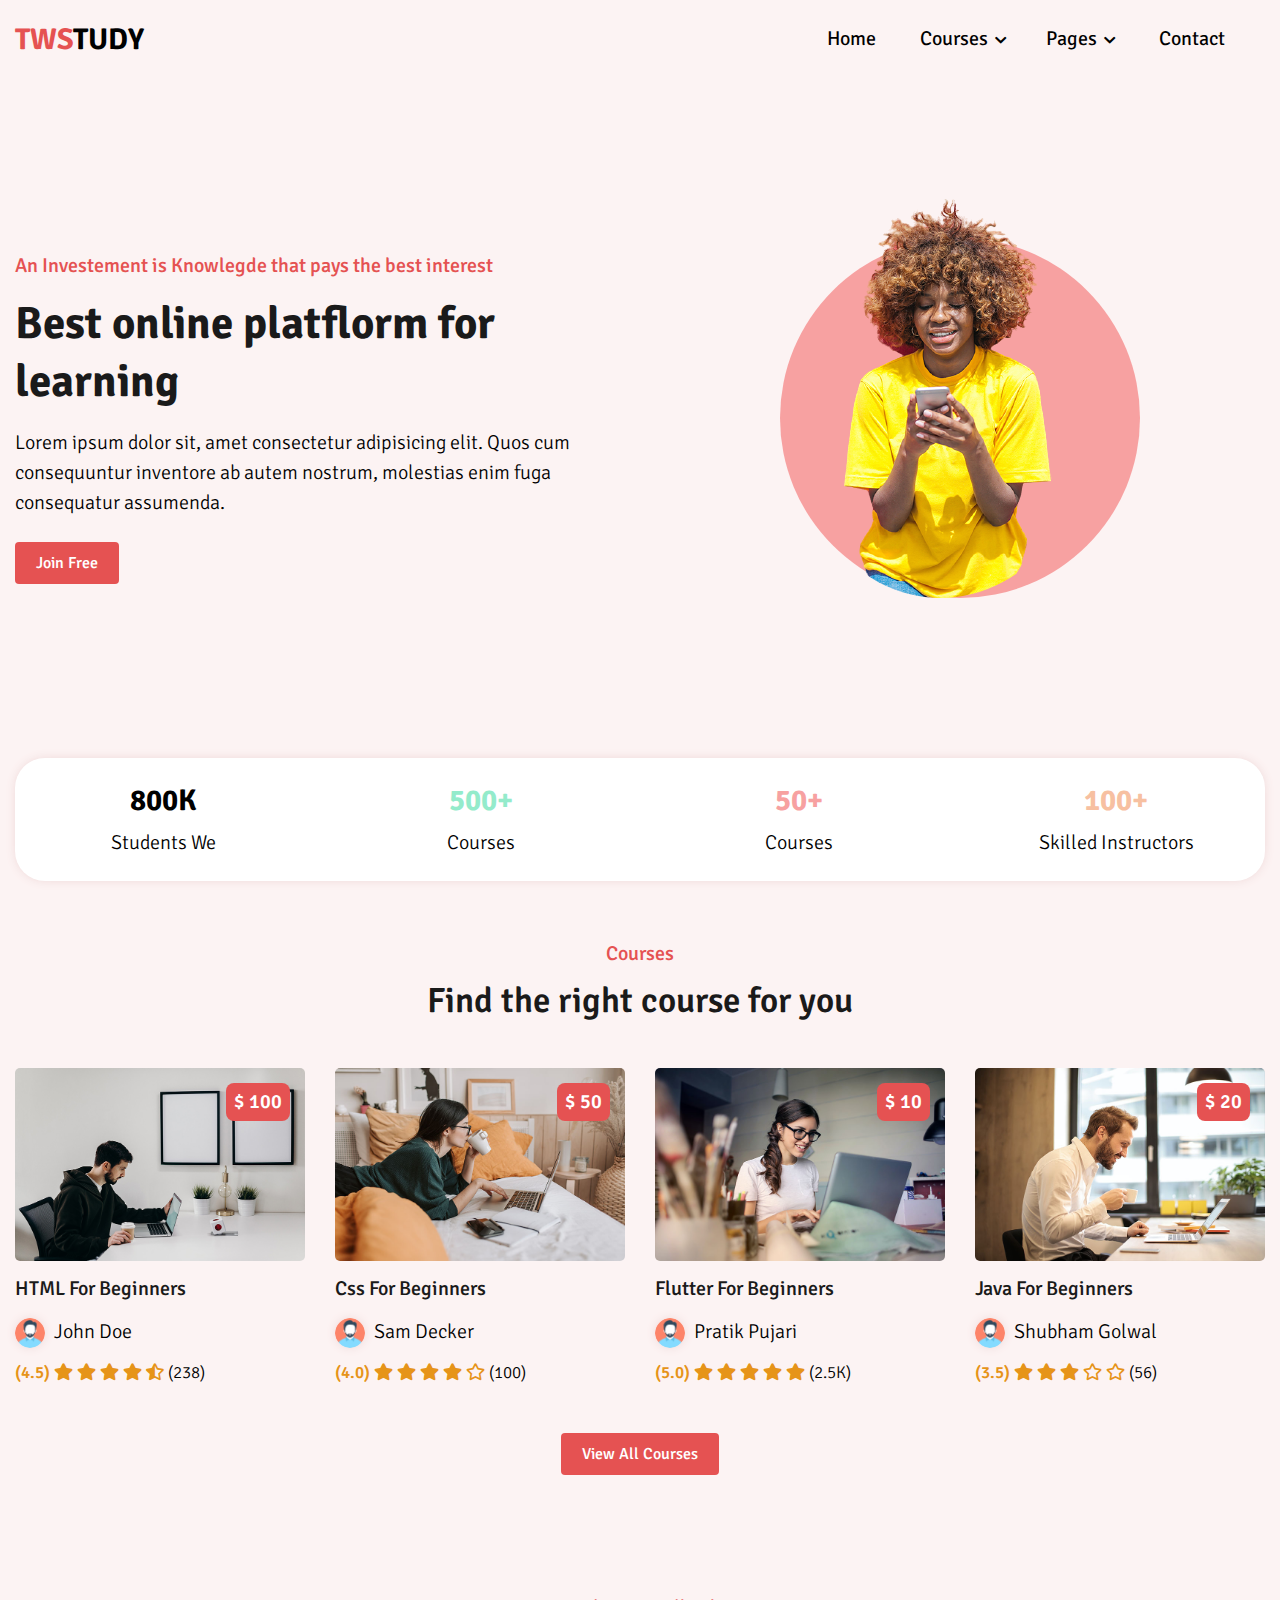
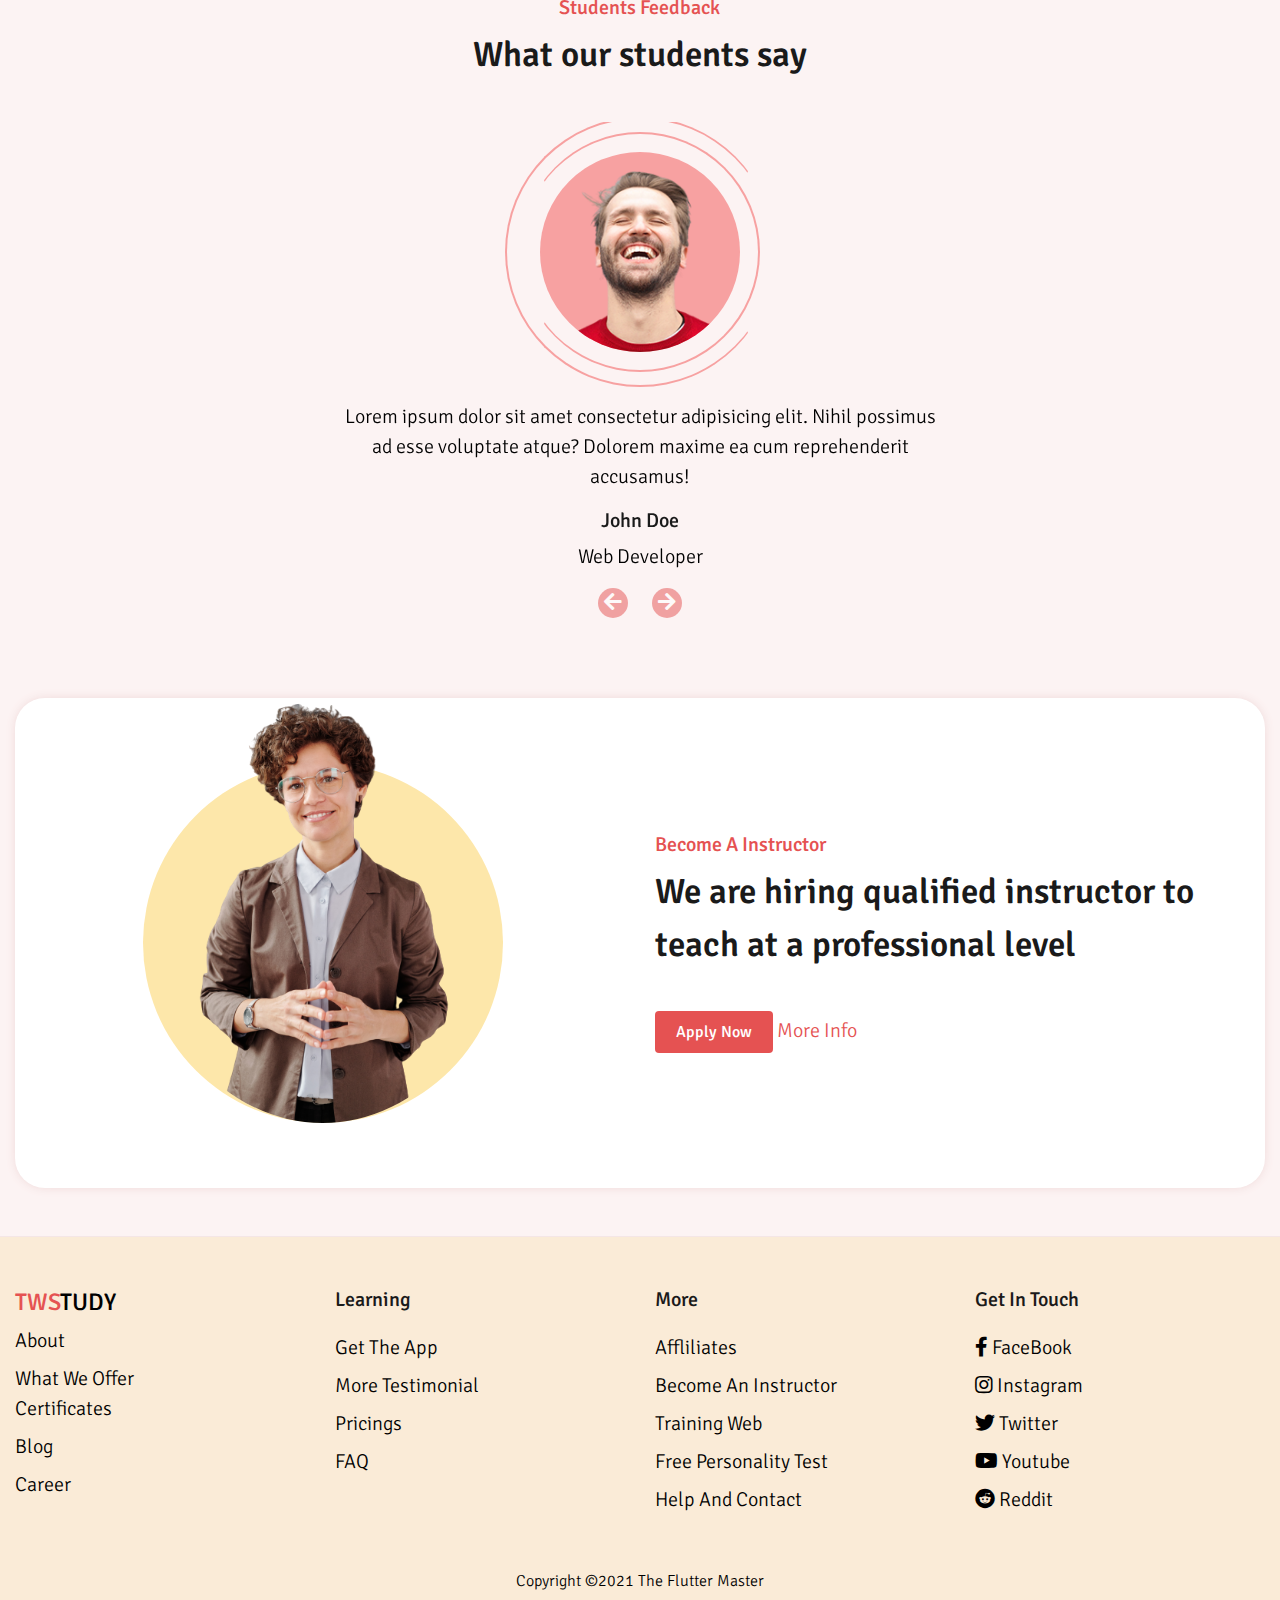
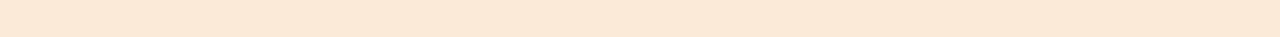
<file: index.html>
<!DOCTYPE html>
<html lang="en">

<head>
  <title> Twstudy </title>
  <meta charset="utf-8">
  <meta name="viewport" content="width=device-width, initial-scale=1.0">
  <link rel="stylesheet" href="css/font-awesome.css">
  <link rel="stylesheet" href="css/bootstrap.min.css">
  <link rel="stylesheet" href="css/style.css">
  <link rel="stylesheet" class="js-color-style" href="css/colors/color-1.css">
</head>

<body>


  <div class="main-wrapper">
    <div class="header">
      <div class="container">
        <div class="header-main d-flex justify-content-between
            align-items-center">
          <div class="header-logo">
            <a href="index.html">
              <span>Tws</span>tudy
            </a>
          </div>
          <button type="button" class="header-hamburger-btn
              js-header-menu-toggler">
            <i class="fas fa-times"></i>
          </button>
          <div class="header-backdrop js-header-backdrop">
            <nav class="header-menu js-header-menu d-none d-sm-flex">
              <ul class="menu">
                <li class="menu-item"><a href="index.html">Home</a></li>
                <li class="menu-item menu-item-has-children">
                  <a href="#" class="js-toggle-sub-menu">Courses <i class="fas
                      fa-chevron-down"></i></a>
                  <ul class="sub-menu js-sub-menu">
                    <li class="sub-menu-item"><a href="courses.html">
                        Courses
                      </a></li>
                    <li class="sub-menu-item"><a href="courses-details.html">
                        Course Details
                      </a></li>
                </li>

              </ul>
              <li class="menu-item menu-item-has-children">
                <a href="#" class="js-toogle-sub-menu">Pages <i class="fas
                      fa-chevron-down"></i></a>
                <ul class="sub-menu js-sub-menu">
                  <li class="sub-menu-item"><a href="log-in.html">
                      Login
                    </a></li>
                  <li class="sub-menu-item"><a href="sign-up.html">
                      Sign up
                    </a></li>
                </ul>
              </li>
              <li class="menu-item"><a href="contact.html">Contact</a></li>
              </ul>
            </nav>
          </div>

        </div>
      </div>
    </div>
    <section class="banner-section d-flex align-items-center">
      <div class="container ">
        <div class="row align-items-center">
          <div class="col-md-6 ">
            <div class="banner-text">
              <h2 class="mb-3">
                An Investement is Knowlegde that pays the best interest
              </h2>
              <h1 class="mb-3">
                Best online platflorm for learning
              </h1>
              <p class="mb-4">
                Lorem ipsum dolor sit, amet consectetur adipisicing elit. Quos
                cum consequuntur inventore ab autem
                nostrum, molestias enim fuga consequatur assumenda.
              </p>
              <a href="#" class="btn btn-theme">Join Free</a>
            </div>
          </div>
          <div class="col-md-6">
            <div class="banner-img">
              <div class="circular-img">
                <div class="circular-img-inner">
                  <div class="circular-img-circle">
                    <img src="img/banner-img.png" alt="banner-img">
                  </div>
                </div>
              </div>
            </div>
          </div>
        </div>

      </div>

    </section>

    <section class="fun-fact-section">
      <div class="container">
        <div class="box py-2">
          <div class="row text-center">
            <div class="col-md-6 col-lg-3">
              <div class="fun-facts-item">
                <h2 class="style-1">800k</h2>
                <p>Students we</p>
              </div>
            </div>
            <div class="col-md-6 col-lg-3">
              <div class="fun-facts-item">
                <h2 class="style-2">500+</h2>
                <p>courses</p>
              </div>
            </div>
            <div class="col-md-6 col-lg-3">
              <div class="fun-facts-item">
                <h2 class="style-3">50+</h2>
                <p>Courses</p>
              </div>
            </div>
            <div class="col-md-6 col-lg-3">
              <div class="fun-facts-item">
                <h2 class="style-4">100+</h2>
                <p>Skilled instructors</p>
              </div>
            </div>
          </div>
        </div>
      </div>
    </section>

    <section class="courses-section section-padding">
      <div class="container">
        <div class="row justify-content-center">
          <div class="col-mf-8">
            <div class="section-title text-center">
              <h2 class="title ">Courses</h2>
              <p class="sub-title">Find the right course for you</p>
            </div>
          </div>
        </div>
        <div class="row">
          <div class="col-md-6 col-lg-3">
            <div class="courses-item">
              <a href="courses-details.html" class="link">
                <div class="img-box">
                  <img src="img\courses\web-development\1.jpg" alt="">
                </div>
                <h3 class="title">HTML for beginners</h3>
                <div class="instructor">
                  <img src="img\instructor\1.png" alt="Instructor">
                  <span class="instructor-name">John Doe</span>
                </div>
                <div class="rating">
                  <span class="average-rating">(4.5)</span>
                  <span class="average-stars">
                    <i class="fas fa-star"></i>
                    <i class="fas fa-star"></i>
                    <i class="fas fa-star"></i>
                    <i class="fas fa-star"></i>
                    <i class="fas fa-star-half-alt"></i>

                  </span>
                  <span class="reviews">(238)</span>
                </div>
                <div class="price">$ 100</div>

              </a>
            </div>
          </div>
          <div class="col-md-6 col-lg-3">
            <div class="courses-item">
              <a href="courses-details.html" class="link">
                <div class="img-box">
                  <img src="img\courses\web-development\2.jpg" alt="">
                </div>
                <h3 class="title">Css for beginners</h3>
                <div class="instructor">
                  <img src="img\instructor\1.png" alt="Instructor">
                  <span class="instructor-name">Sam Decker</span>
                </div>
                <div class="rating">
                  <span class="average-rating">(4.0)</span>
                  <span class="average-stars">
                    <i class="fas fa-star"></i>
                    <i class="fas fa-star"></i>
                    <i class="fas fa-star"></i>
                    <i class="fas fa-star"></i>
                    <i class="far fa-star"></i>

                  </span>
                  <span class="reviews">(100)</span>
                </div>
                <div class="price">$ 50</div>

              </a>
            </div>
          </div>
          <div class="col-md-6 col-lg-3">
            <div class="courses-item">
              <a href="courses-details.html" class="link">
                <div class="img-box">
                  <img src="img\courses\web-development\3.jpg" alt="">
                </div>
                <h3 class="title">Flutter for beginners</h3>
                <div class="instructor">
                  <img src="img\instructor\1.png" alt="Instructor">
                  <span class="instructor-name">Pratik Pujari</span>
                </div>
                <div class="rating">
                  <span class="average-rating">(5.0)</span>
                  <span class="average-stars">
                    <i class="fas fa-star"></i>
                    <i class="fas fa-star"></i>
                    <i class="fas fa-star"></i>
                    <i class="fas fa-star"></i>
                    <i class="fas fa-star"></i>

                  </span>
                  <span class="reviews">(2.5K)</span>
                </div>
                <div class="price">$ 10</div>

              </a>
            </div>
          </div>
          <div class="col-md-6 col-lg-3">
            <div class="courses-item">
              <a href="courses-details.html" class="link">
                <div class="img-box">
                  <img src="img\courses\web-development\4.jpg" alt="">
                </div>
                <h3 class="title">Java for beginners</h3>
                <div class="instructor">
                  <img src="img\instructor\1.png" alt="Instructor">
                  <span class="instructor-name">Shubham Golwal</span>
                </div>
                <div class="rating">
                  <span class="average-rating">(3.5)</span>
                  <span class="average-stars">
                    <i class="fas fa-star"></i>
                    <i class="fas fa-star"></i>
                    <i class="fas fa-star"></i>
                    <i class="far fa-star"></i>
                    <i class="far fa-star"></i>

                  </span>
                  <span class="reviews">(56)</span>
                </div>
                <div class="price">$ 20</div>

              </a>
            </div>
          </div>
        </div>
        <div class="row">
          <div class="col-12 text-center mt-3">
            <a href="courses.html" class="btn btn-theme">View all Courses</a>
          </div>
        </div>
      </div>
    </section>

    <section class="testimonials-section section-padding">
      <div class="container">
        <div class="row justify-content-center">
          <div class="col-md-8">
            <div class="section-title text-center">
              <h2 class="title">Students Feedback</h2>
              <p class="sub-title">What our students say</p>
            </div>
          </div>
        </div>
        <div class="row justify-content-center text-center ">
          <div class="col-md-8 col-lg-6 ">
            <div id="carouselExampleControls" class="carousel slide
                text-center" data-bs-ride="carousel">
              <div class="carousel-inner">
                <div class="carousel-item active" data-js-testimonial-img="img/testimonial/1.png">
                  <div class="testimonial-item">
                    <div class="img-box rounded-circle position-relative">
                      <img src="img/testimonial/1.png" class="w-100
                          js-testimonial-img rounded-circle" alt="">
                    </div>
                    <p class="text-1">Lorem ipsum dolor sit amet consectetur
                      adipisicing elit. Nihil possimus ad esse
                      voluptate atque? Dolorem maxime ea cum reprehenderit
                      accusamus!</p>
                    <h3>John Doe</h3>
                    <p class="text-2">Web Developer</p>
                  </div>
                </div>
                <div class="carousel-item">
                  <div class="testimonial-item">
                    <div class="img-box rounded-circle position-relative">
                      <img src="img/testimonial/2.png" class="d-block w-100
                          js-testimonial-img rounded-circle" alt="">
                    </div>
                    <p class="text-1">Lorem ipsum dolor sit amet consectetur
                      adipisicing elit. Exercitationem porro fuga
                      molestias sit voluptas explicabo est nemo quos
                      recusandae! Sequi.</p>
                    <h3>Sam Muller</h3>
                    <p class="text-2">Andriod Developer</p>
                  </div>
                </div>
                <div class="carousel-item">
                  <div class="testimonials-item">
                    <div class="img-box rounded-circle position-relative">
                      <img src="img/testimonial/3.png" class="w-100
                          js-testimonial-img rounded-circle" alt="">
                    </div>
                    <p class="text-1">Lorem ipsum dolor, sit amet consectetur
                      adipisicing elit. Maxime quis quam
                      mollitia
                      voluptatem consequatur cupiditate suscipit.
                      Reprehenderit sit vel illo!</p>
                    <h3>Daniel Lavito</h3>
                    <p class="text-2">Software Developer</p>
                  </div>
                </div>
              </div>
              <a class="carousel-control-prev" href="#carouselExampleControls" role="button" data-bs-slide="prev">
                <i class="fas fa-arrow-left justify-content-center"></i>
                <span class="sr-only">Previous</span>
              </a>
              <a class="carousel-control-next" href="#carouselExampleControls" role="button" data-bs-slide="next">
                <i class="fas fa-arrow-right"></i>
                <span class="sr-only">Next</span>
              </a>
            </div>
          </div>

        </div>
      </div>
    </section>

    <section class="bai-section">
      <div class="container">
        <div class="row ">
          <div class="col-xl-12">
            <div class="box">
              <div class="row align-items-center section-padding">
                <div class="col-md-6">
                  <div class="circular-img">
                    <div class="circular-img-inner">
                      <div class="circular-img-circle">
                        <img src="img/bai-img.png" alt="">
                      </div>
                    </div>
                  </div>
                </div>
                <div class="col-md-6 m-md-auto">
                  <div class="section-title">
                    <h2 class="title">Become a instructor</h2>
                    <p class="sub-title">We are hiring qualified instructor to
                      teach at a professional level</p>
                  </div>
                  <div class="row">
                    <div class="col-xl-10">
                      <a href="" class="btn btn-theme">Apply Now</a>
                      <a href="" class="">More Info</a>
                    </div>
                  </div>
                </div>
              </div>
            </div>
          </div>
        </div>
      </div>
    </section>
    <footer class="footer pt-5">
      <div class="footer-top">
        <div class="container">
          <div class="row ">
            <div class="col-sm-6 col-lg-3">
              <div class="footer-item">
                <h4 class="footer-logo"><span>tws</span>tudy</h4>
                <ul>
                  <li>
                    <a href="">About</a>
                  </li>
                  <a href="">What we Offer</a>
                  <li>
                    <a href="">Certificates</a>
                  </li>
                  <li>
                    <a href="">Blog</a>
                  </li>
                  <li>
                    <a href="">Career</a>
                  </li>
                </ul>
              </div>
            </div>
            <div class="col-sm-6 col-lg-3 ">
              <div class="footer-item">
                <h3>Learning</h3>
                <ul>
                  <li>
                    <a href="">Get the App</a>
                  </li>
                  <li>
                    <a href="">More Testimonial</a>
                  </li>
                  <li>
                    <a href="">Pricings</a>
                  </li>
                  <li>
                    <a href="">FAQ</a>
                  </li>
                </ul>
              </div>
            </div>
            <div class="col-sm-6 col-lg-3">
              <div class="footer-item">
                <h3>More</h3>
                <ul>
                  <li>
                    <a href="">Affliliates</a>
                  </li>
                  <li>
                    <a href="">Become an Instructor</a>
                  </li>
                  <li>
                    <a href="">Training Web</a>
                  </li>
                  <li>
                    <a href="">Free Personality test</a>
                  </li>
                  <li>
                    <a href="">Help and Contact</a>
                  </li>
              </div>
            </div>
            <div class="col-sm-6 col-lg-3 ">
              <div class="footer-item">
                <h3>Get in Touch</h3>
                <ul>
                  <li>
                    <a href=""><i class="fab fa-facebook-f"></i> FaceBook</a>
                  </li>
                  <li><a href=""><i class="fab fa-instagram"></i> Instagram</a></li>
                  <li><a href=""><i class="fab fa-twitter"></i> Twitter</a></li>
                  <li><a href=""><i class="fab fa-youtube"></i> Youtube</a></li>
                  <li><a href=""><i class="fab fa-reddit"></i> Reddit</a></li>
                </ul>
              </div>
            </div>
          </div>
        </div>
        <div class="footer-bottom">
          <div class="container">
            <p class="m-0 py-4 text-center">Copyright &copy;2021 The Flutter Master</p>
          </div>
        </div>
      </div>
    </footer>

  </div>



  <script src="js/bootstrap.bundle.min.js"></script>
  <script src="js/main.js"></script>
</body>

</html>
</file>
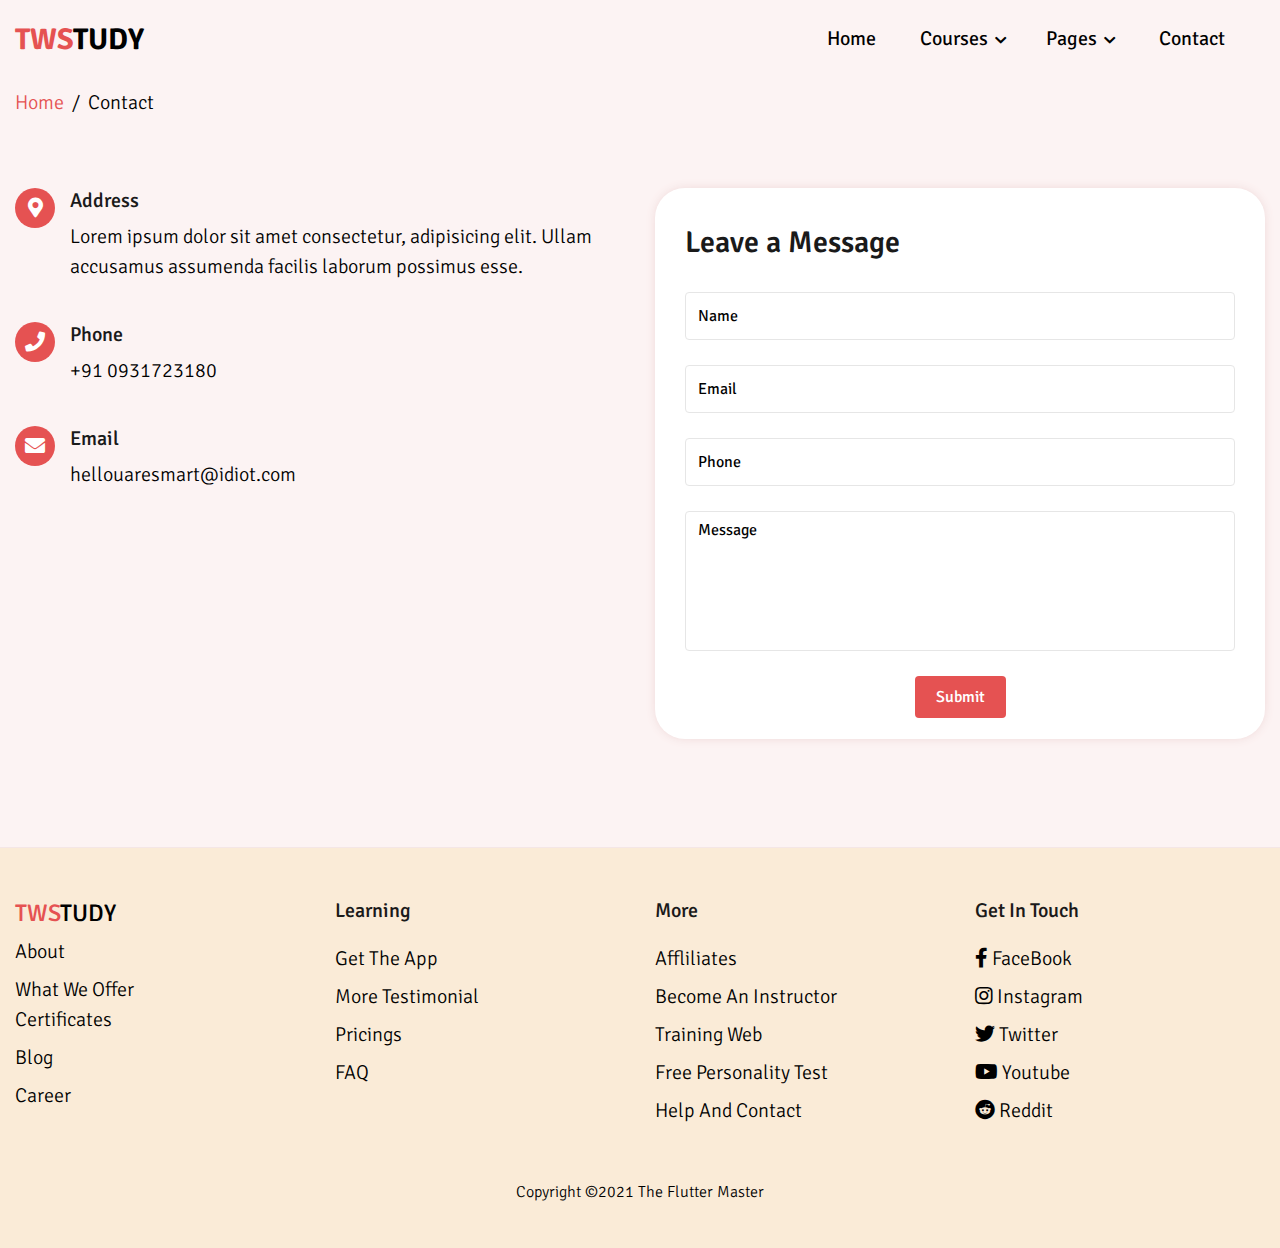
<file: contact.html>
<!DOCTYPE html>
<html lang="en">

<head>
    <title> Contact </title>
    <meta charset="utf-8">
    <meta name="viewport" content="width=device-width, initial-scale=1.0">
    <link rel="stylesheet" href="css/font-awesome.css">
    <link rel="stylesheet" href="css/bootstrap.min.css">
    <link rel="stylesheet" href="css/style.css">
    <link rel="stylesheet" class="js-color-style" href="css/colors/color-1.css">
</head>
<html>

<body>

    <div class="main-wrapper">
        <div class="header">
            <div class="container">
                <div class="header-main d-flex justify-content-between
                    align-items-center">
                    <div class="header-logo">
                        <a href="index.html">
                            <span>Tws</span>tudy
                        </a>
                    </div>
                    <button type="button" class="header-hamburger-btn
                      js-header-menu-toggler">
                        <i class="fas fa-times"></i>
                    </button>
                    <div class="header-backdrop js0header-backdrop"></div>
                    <nav class="header-menu js-header-menu d-none d-sm-flex">
                        <ul class="menu">
                            <li class="menu-item"><a href="index.html">Home</a></li>
                            <li class="menu-item menu-item-has-children">
                                <a href="#" class="js-toggle-sub-menu">Courses <i class="fas
                              fa-chevron-down"></i></a>
                                <ul class="sub-menu js-sub-menu">
                                    <li class="sub-menu-item"><a href="courses.html">
                                            Courses
                                        </a></li>
                                    <li class="sub-menu-item"><a href="courses-details.html">
                                            Course Details
                                        </a></li>
                            </li>

                        </ul>
                        <li class="menu-item menu-item-has-children">
                            <a href="#" class="js-toogle-sub-menu">Pages <i class="fas
                              fa-chevron-down"></i></a>
                            <ul class="sub-menu js-sub-menu">
                                <li class="sub-menu-item"><a href="log-in.html">
                                        Login
                                    </a></li>
                                <li class="sub-menu-item"><a href="sign-up.html">
                                        Sign up
                                    </a></li>
                            </ul>
                        </li>
                        <li class="menu-item"><a href="contact.html">Contact</a></li>
                        </ul>
                    </nav>
                </div>
            </div>
        </div>
        <div class="breadcrumb-nav">
            <div class="container">
                <nav aria-label="breadcrumb">
                    <ol class="breadcrumb mb-0">
                        <li class="breadcrumb-item"><a href="index.html">Home</a></li>
                        <li class="breadcrumb-item active" aria-current="page">Contact</li>
                    </ol>
                </nav>
            </div>
        </div>

        <section class="contact-section section-padding">
            <div class="container">
                <div class="row">
                    <div class="col-md-6">
                        <div class="contact-items">
                            <div class="contact-item">
                                <div class="icon-box">
                                    <i class="fas fa-map-marker-alt">
                                    </i>
                                </div>
                                <h3>Address</h3>
                                <p>Lorem ipsum dolor sit amet consectetur, adipisicing elit. Ullam accusamus assumenda
                                    facilis laborum possimus esse.</p>
                            </div>
                            <div class="contact-item">
                                <div class="icon-box">
                                    <i class="fas fa-phone">
                                    </i>
                                </div>
                                <h3>Phone</h3>
                                <p>+91 0931723180</p>
                            </div>
                            <div class="contact-item">
                                <div class="icon-box">
                                    <i class="fas fa-envelope">
                                    </i>
                                </div>
                                <h3>Email</h3>
                                <p>hellouaresmart@idiot.com</p>
                            </div>
                        </div>
                    </div>
                    <div class="col-md-6">
                        <div class="contact-form box">
                            <h2 class="form-title">
                                Leave a Message
                            </h2>
                            <form action="" id="javascript_form">
                                <div class="form-group">
                                    <input type="text" id="contact-name" class="form-control" placeholder="Name">
                                </div>
                                <div class="form-group">
                                    <input type="email" id="contact-email" class="form-control" placeholder="Email">
                                </div>
                                <div class="form-group">
                                    <input type="text" id="contact-phone" class="form-control" placeholder="Phone">
                                </div>
                                <div class="form-group">
                                    <textarea class="form-control" id="contact-message"
                                        placeholder="Message"></textarea>
                                </div>
                                <div class="d-flex mb-3  justify-content-around">
                                    <input class="btn btn-theme" id="contact-send" type="submit" value="Submit" />
                                </div>
                            </form>
                        </div>
                    </div>
                </div>
            </div>
        </section>

        <footer class="footer pt-5">
            <div class="footer-top">
                <div class="container">
                    <div class="row ">
                        <div class="col-sm-6 col-lg-3">
                            <div class="footer-item">
                                <h4 class="footer-logo"><span>tws</span>tudy</h4>
                                <ul>
                                    <li>
                                        <a href="">About</a>
                                    </li>
                                    <a href="">What we Offer</a>
                                    <li>
                                        <a href="">Certificates</a>
                                    </li>
                                    <li>
                                        <a href="">Blog</a>
                                    </li>
                                    <li>
                                        <a href="">Career</a>
                                    </li>
                                </ul>
                            </div>
                        </div>
                        <div class="col-sm-6 col-lg-3 ">
                            <div class="footer-item">
                                <h3>Learning</h3>
                                <ul>
                                    <li>
                                        <a href="">Get the App</a>
                                    </li>
                                    <li>
                                        <a href="">More Testimonial</a>
                                    </li>
                                    <li>
                                        <a href="">Pricings</a>
                                    </li>
                                    <li>
                                        <a href="">FAQ</a>
                                    </li>
                                </ul>
                            </div>
                        </div>
                        <div class="col-sm-6 col-lg-3">
                            <div class="footer-item">
                                <h3>More</h3>
                                <ul>
                                    <li>
                                        <a href="">Affliliates</a>
                                    </li>
                                    <li>
                                        <a href="">Become an Instructor</a>
                                    </li>
                                    <li>
                                        <a href="">Training Web</a>
                                    </li>
                                    <li>
                                        <a href="">Free Personality test</a>
                                    </li>
                                    <li>
                                        <a href="">Help and Contact</a>
                                    </li>
                            </div>
                        </div>
                        <div class="col-sm-6 col-lg-3 ">
                            <div class="footer-item">
                                <h3>Get in Touch</h3>
                                <ul>
                                    <li>
                                        <a href=""><i class="fab fa-facebook-f"></i> FaceBook</a>
                                    </li>
                                    <li><a href=""><i class="fab fa-instagram"></i> Instagram</a></li>
                                    <li><a href=""><i class="fab fa-twitter"></i> Twitter</a></li>
                                    <li><a href=""><i class="fab fa-youtube"></i> Youtube</a></li>
                                    <li><a href=""><i class="fab fa-reddit"></i> Reddit</a></li>
                                </ul>
                            </div>
                        </div>
                    </div>
                </div>
                <div class="footer-bottom">
                    <div class="container">
                        <p class="m-0 py-4 text-center">Copyright &copy;2021 The Flutter Master</p>
                    </div>
                </div>
            </div>
        </footer>
    </div>
</body>
<script src="js/bootstrap.bundle.min.js"></script>
<script src="js/main.js"></script>

</html>
</file>
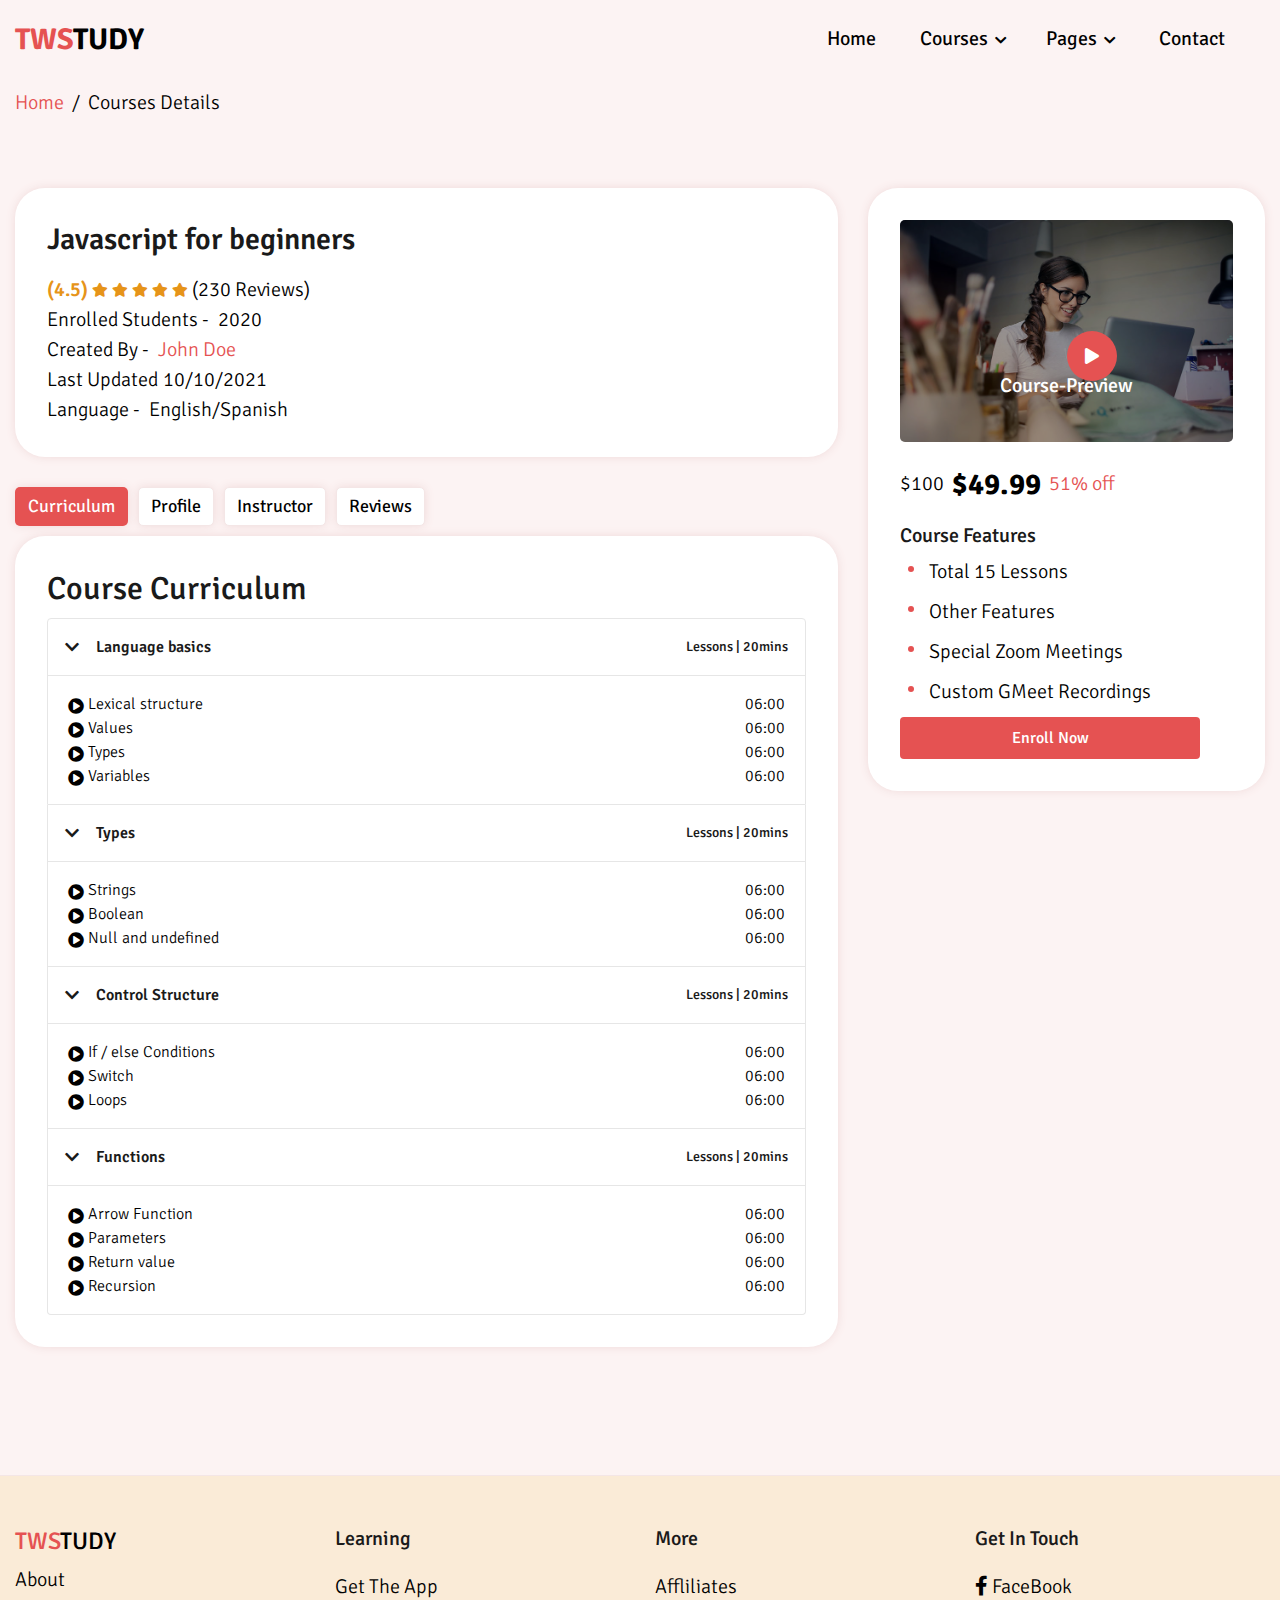
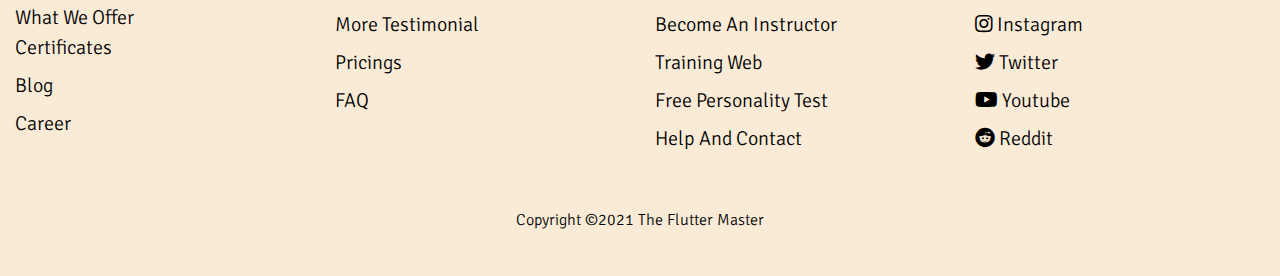
<file: courses-details.html>
<!DOCTYPE html>
<html lang="en">

<head>
    <title> Courses Details</title>
    <meta charset="utf-8">
    <meta name="viewport" content="width=device-width, initial-scale=1.0">
    <link rel="stylesheet" href="css/font-awesome.css">
    <link rel="stylesheet" href="css/bootstrap.min.css">
    <link rel="stylesheet" href="css/style.css">
    <link rel="stylesheet" class="js-color-style" href="css/colors/color-1.css">
</head>
<html>

<body>

    <div class="main-wrapper">
        <div class="header">
            <div class="container">
                <div class="header-main d-flex justify-content-between
                    align-items-center">
                    <div class="header-logo">
                        <a href="index.html">
                            <span>Tws</span>tudy
                        </a>
                    </div>
                    <button type="button" class="header-hamburger-btn
                      js-header-menu-toggler">
                        <i class="fas fa-times"></i>
                    </button>
                    <div class="header-backdrop js0header-backdrop"></div>
                    <nav class="header-menu js-header-menu d-none d-sm-flex">
                        <ul class="menu">
                            <li class="menu-item"><a href="index.html">Home</a></li>
                            <li class="menu-item menu-item-has-children">
                                <a href="#" class="js-toggle-sub-menu">Courses <i class="fas
                              fa-chevron-down"></i></a>
                                <ul class="sub-menu js-sub-menu">
                                    <li class="sub-menu-item"><a href="courses.html">
                                            Courses
                                        </a></li>
                                    <li class="sub-menu-item"><a href="courses-details.html">
                                            Course Details
                                        </a></li>
                            </li>

                        </ul>
                        <li class="menu-item menu-item-has-children">
                            <a href="#" class="js-toogle-sub-menu">Pages <i class="fas
                              fa-chevron-down"></i></a>
                            <ul class="sub-menu js-sub-menu">
                                <li class="sub-menu-item"><a href="log-in.html">
                                        Login
                                    </a></li>
                                <li class="sub-menu-item"><a href="sign-up.html">
                                        Sign up
                                    </a></li>
                            </ul>
                        </li>
                        <li class="menu-item"><a href="contact.html">Contact</a></li>
                        </ul>
                    </nav>
                </div>
            </div>
        </div>
        <div class="breadcrumb-nav">
            <div class="container">
                <nav aria-label="breadcrumb">
                    <ol class="breadcrumb mb-0">
                        <li class="breadcrumb-item"><a href="index.html">Home</a></li>
                        <li class="breadcrumb-item active" aria-current="page">Courses Details</li>
                    </ol>
                </nav>
            </div>
        </div>

        <section class="courses-details section-padding">
            <div class="container">
                <div class="row">
                    <div class="col-lg-8">
                        <div class="course-header box">
                            <h2 class="text-capatilize">
                                Javascript for beginners
                            </h2>
                            <div class="rating">
                                <span class="average-rating">
                                    (4.5)
                                </span>
                                <spna class="average-stars">
                                    <i class="fas fa-star"></i>
                                    <i class="fas fa-star"></i>
                                    <i class="fas fa-star"></i>
                                    <i class="fas fa-star"></i>
                                    <i class="fas fa-star"></i>
                                </spna>
                                <span class="reviews">
                                    (230 Reviews)
                                </span>
                            </div>
                            <ul>
                                <li>Enrolled Students - <span>2020</span></li>
                                <li>Created by - <span><a href="#">John Doe</a></span></li>
                                <li>Last Updated<span>10/10/2021</span></li>
                                <li>Language - <span>English/Spanish</span></li>
                            </ul>
                        </div>
                        <nav class="course-tabs">
                            <div class="nav nav-tabs border-0" id="nav-tab" role="tablist">
                                <button class="nav-link active" id="curriculum-tab" data-bs-toggle="tab"
                                    data-bs-target="#curriculum" type="button" role="tab" aria-controls="curriculum"
                                    aria-selected="true">Curriculum</button>
                                <button class="nav-link" id="description-tab" data-bs-toggle="tab"
                                    data-bs-target="#description" type="button" role="tab" aria-controls="description"
                                    aria-selected="false">Profile</button>
                                <button class="nav-link" id="instructor-tab" data-bs-toggle="tab"
                                    data-bs-target="#instructor" type="button" role="tab" aria-controls="instructor"
                                    aria-selected="false">Instructor</button>
                                <button class="nav-link" id="reviews-tab" data-bs-toggle="tab" data-bs-target="#reviews"
                                    type="button" role="tab" aria-controls="reviews"
                                    aria-selected="false">Reviews</button>
                            </div>
                            <div class="tab-content" id="nav-tabContent">
                                <div class="tab-pane fade show active " id="curriculum" role="tabpanel"
                                    aria-labelledby="curriculum-tab">
                                    <div class="course-curriculum box">
                                        <h2 class="text-capatilize">
                                            Course Curriculum
                                        </h2>
                                        <div class="accordion " id="accordion">
                                            <div class="accordion-item">
                                                <h2 class="accordion-header" id="heading-1">
                                                    <button class="accordion-button" type="button"
                                                        data-bs-toggle="collapse" data-bs-target="#collapse-1"
                                                        aria-expanded="true" aria-controls="collapse-1">
                                                        Language basics <span> Lessons | 20mins</span>
                                                    </button>
                                                </h2>
                                                <div id="collapse-1" class="accordion-collapse collapse show"
                                                    aria-labelledby="heading-1" data-bs-parent="#accordionExample">
                                                    <div class="accordion-body">
                                                        <ul>
                                                            <li>
                                                                <i class="fas fa-play-circle"></i>Lexical structure
                                                                <span>06:00</span>
                                                            </li>
                                                            <li>
                                                                <i class="fas fa-play-circle"></i>Values
                                                                <span>06:00</span>
                                                            </li>
                                                            <li>
                                                                <i class="fas fa-play-circle"></i>Types
                                                                <span>06:00</span>
                                                            </li>
                                                            <li>
                                                                <i class="fas fa-play-circle"></i>Variables
                                                                <span>06:00</span>
                                                            </li>
                                                        </ul>
                                                    </div>
                                                </div>
                                            </div>
                                            <div class="accordion-item">
                                                <h2 class="accordion-header" id="heading-2">
                                                    <button class="accordion-button" type="button"
                                                        data-bs-toggle="collapse" data-bs-target="#collapse-2"
                                                        aria-expanded="true" aria-controls="collapse-2">
                                                        Types <span>Lessons | 20mins</span>
                                                    </button>
                                                </h2>
                                                <div id="collapse-2" class="accordion-collapse collapse show"
                                                    aria-labelledby="heading-2" data-bs-parent="#accordionExample">
                                                    <div class="accordion-body">
                                                        <ul>
                                                            <li>
                                                                <i class="fas fa-play-circle"></i>
                                                                Strings
                                                                <span>06:00</span>
                                                            </li>
                                                            <li>
                                                                <i class="fas fa-play-circle"></i>
                                                                Boolean
                                                                <span>06:00</span>
                                                            </li>
                                                            <li>
                                                                <i class="fas fa-play-circle"></i>
                                                                Null and undefined
                                                                <span>06:00</span>
                                                            </li>
                                                        </ul>
                                                    </div>
                                                </div>
                                            </div>

                                            <div class="accordion-item">
                                                <h2 class="accordion-header" id="heading-3">
                                                    <button class="accordion-button" type="button"
                                                        data-bs-toggle="collapse" data-bs-target="#collapse-3"
                                                        aria-expanded="true" aria-controls="collapse-3">
                                                        Control Structure <span>Lessons | 20mins</span>
                                                    </button>
                                                </h2>
                                                <div id="collapse-3" class="accordion-collapse collapse show"
                                                    aria-labelledby="heading-3" data-bs-parent="#accordionExample">
                                                    <div class="accordion-body">
                                                        <ul>
                                                            <li>
                                                                <i class="fas fa-play-circle"></i>If / else Conditions
                                                                <span>06:00</span>
                                                            </li>
                                                            <li>
                                                                <i class="fas fa-play-circle"></i>Switch
                                                                <span>06:00</span>
                                                            </li>
                                                            <li>
                                                                <i class="fas fa-play-circle"></i>Loops
                                                                <span>06:00</span>
                                                            </li>
                                                        </ul>
                                                    </div>
                                                </div>
                                            </div>
                                            <div class="accordion-item">
                                                <h2 class="accordion-header" id="heading-4">
                                                    <button class="accordion-button" type="button"
                                                        data-bs-toggle="collapse" data-bs-target="#collapse-4"
                                                        aria-expanded="true" aria-controls="collapse-3">
                                                        Functions <span>Lessons | 20mins</span>
                                                    </button>
                                                </h2>
                                                <div id="collapse-4" class="accordion-collapse collapse show"
                                                    aria-labelledby="heading-4" data-bs-parent="#accordionExample">
                                                    <div class="accordion-body">
                                                        <ul>
                                                            <li>
                                                                <i class="fas fa-play-circle"></i>Arrow Function
                                                                <span>06:00</span>
                                                            </li>
                                                            <li>
                                                                <i class="fas fa-play-circle"></i>Parameters
                                                                <span>06:00</span>
                                                            </li>
                                                            <li>
                                                                <i class="fas fa-play-circle"></i>Return value
                                                                <span>06:00</span>
                                                            </li>
                                                            <li>
                                                                <i class="fas fa-play-circle"></i>Recursion
                                                                <span>06:00</span>
                                                            </li>
                                                        </ul>
                                                    </div>
                                                </div>
                                            </div>
                                        </div>
                                    </div>
                                </div>
                                <div class="tab-pane fade" id="description" role="tabpanel"
                                    aria-labelledby="description-tab">
                                    <div class="course-description-tab">
                                        <div class="course-description box">
                                            <h2 class="text-capitalize mb-4">Description</h3>
                                                <p>Lorem ipsum dolor sit amet consectetur adipisicing elit. Sunt dicta
                                                    quia
                                                    quam sapiente, architecto quis nostrum corrupti ullam. Soluta ipsum
                                                    accusamus necessitatibus voluptas. Ab quisquam, nostrum unde eum
                                                    magni
                                                    non.</p>
                                                <h4>For who is this course designed?</h4>
                                                <p>Lorem ipsum dolor, sit amet consectetur adipisicing elit. Cum
                                                    pariatur
                                                    quam maiores incidunt explicabo consectetur delectus laborum omnis
                                                    tempora eos! Aliquid eveniet impedit ipsa non voluptates at
                                                    doloribus
                                                    eos molestiae.</p>
                                                <h4>Why should you take this course</h4>
                                                <p>Lorem ipsum dolor sit amet consectetur adipisicing elit. Incidunt sit
                                                    eum
                                                    voluptates quae assumenda aspernatur nulla quisquam tempore rerum
                                                    voluptas explicabo necessitatibus, est molestias perspiciatis optio
                                                    accusantium provident. Officia, quam.</p>
                                        </div>
                                    </div>
                                </div>
                                <div class="tab-pane fade" id="instructor" role="tabpanel"
                                    aria-labelledby="instructor-tab">
                                    <div class="course-instructor box">
                                        <h2 class="mb-3">Instructor</h2>
                                        <div class="instructor-details">
                                            <div class="details-wrap d-flex align-items-center">
                                                <div class="left-box me-4">
                                                    <div class="img-box">
                                                        <img src="img/instructor/1.png" class="rounded-circle"
                                                            alt="Instructor">
                                                    </div>
                                                </div>
                                                <div class="right-box">
                                                    <h4>John Doe Web Developer</h4>
                                                    <ul>
                                                        <li><span><i class="fas fa-star"></i></span>4.5 rating</li>
                                                        <li><span><i class="fas fa-play-circle"></i></span>10 courses
                                                        </li>
                                                        <li><span><i class="fas fa-certificate"></i></span>3000 Reviews
                                                        </li>
                                                    </ul>
                                                </div>
                                            </div>
                                            <div class="text">
                                                <p>
                                                    Lorem ipsum dolor sit amet consectetur adipisicing elit. Odio
                                                    asperiores, atque repellat hic sit blanditiis omnis error reiciendis
                                                    qui impedit! Modi suscipit et tenetur sit omnis incidunt voluptates
                                                    vitae quidem est. Voluptatum suscipit reiciendis aut nostrum.
                                                    Eligendi blanditiis deleniti, minus omnis dicta dignissimos aut
                                                    laborum magni eveniet aperiam temporibus architecto! Ad mollitia,
                                                    optio fuga porro rem explicabo. Nam illum dolor minima at voluptates
                                                    exercitationem consequatur assumenda inventore corrupti placeat,
                                                    quidem ut laborum laboriosam magni quo. Quasi delectus neque
                                                    perspiciatis quidem nihil enim qui quas, maxime, harum deserunt
                                                    necessitatibus illum sapiente?
                                                </p>
                                            </div>
                                        </div>
                                    </div>
                                </div>
                                <div class="tab-pane fade" id="reviews" role="tabpanel" aria-labelledby="reviews-tab">
                                    <div class="course-reviews-tab">
                                        <div class="course-reviews box">
                                            <div class="rating-summary">
                                                <h2 class="mb-4 text-capatilize">
                                                    Students Feedback
                                                </h2>
                                                <div class="row">
                                                    <div
                                                        class="col-md-4 d-flex  align-items-center justify-content-center text-center">
                                                        <div class="rating-box">
                                                            <div class="average-rating">4.5</div>
                                                            <div class="average-stars">
                                                                <i class="fas fa-star"></i><i class="fas fa-star"></i><i
                                                                    class="fas fa-star"></i><i
                                                                    class="fas fa-star"></i><i
                                                                    class="fas fa-star-half-alt"></i>
                                                            </div>
                                                            <div class="reviews">230</div>
                                                        </div>
                                                    </div>
                                                    <div class="col-md-8">
                                                        <div class="rating-bars">
                                                            <div class="rating-bars-item">
                                                                <div class="star-text">5 star</div>
                                                                <div class="progress">
                                                                    <div style="width: 50%;" class="progress-bar"></div>
                                                                </div>
                                                                <div class="percent">50%</div>
                                                            </div>
                                                            <div class="rating-bars-item">
                                                                <div class="star-text">4 star</div>
                                                                <div class="progress">
                                                                    <div style="width: 30%;" class="progress-bar"></div>
                                                                </div>
                                                                <div class="percent">30%</div>
                                                            </div>
                                                            <div class="rating-bars-item">
                                                                <div class="star-text">3 star</div>
                                                                <div class="progress">
                                                                    <div style="width: 10%;" class="progress-bar"></div>
                                                                </div>
                                                                <div class="percent">10%</div>
                                                            </div>
                                                            <div class="rating-bars-item">
                                                                <div class="star-text">2 star</div>
                                                                <div class="progress">
                                                                    <div style="width: 7%;" class="progress-bar"></div>
                                                                </div>
                                                                <div class="percent">7%</div>
                                                            </div>
                                                            <div class="rating-bars-item">
                                                                <div class="star-text">1 star</div>
                                                                <div class="progress">
                                                                    <div style="width: 3%;" class="progress-bar"></div>
                                                                </div>
                                                                <div class="percent">3%</div>
                                                            </div>
                                                        </div>
                                                    </div>
                                                </div>
                                                <div class="reviews-list">
                                                    <h2 class="mb-4">Reviews</h2>
                                                    <div class="reviews-item">
                                                        <div class="img-box"><img src="img/review/1.png" alt=""></div>
                                                        <h4>John Doe</h4>
                                                        <div class="stars-rating">
                                                            <i class="fas fa-star"></i>
                                                            <i class="fas fa-star"></i>
                                                            <i class="fas fa-star"></i>
                                                            <i class="fas fa-star"></i>
                                                            <i class="fas fa-star-half-alt"></i>
                                                            <span class="date">1 week ago</span>
                                                            <p>Lorem ipsum dolor sit amet consectetur adipisicing elit.
                                                                Adipisci, quidem?</p>
                                                        </div>
                                                    </div>
                                                    <div class="reviews-item">
                                                        <div class="img-box"><img src="img/review/1.png" alt=""></div>
                                                        <h4>Mikka Singh</h4>
                                                        <div class="stars-rating">
                                                            <i class="fas fa-star"></i>
                                                            <i class="fas fa-star"></i>
                                                            <i class="fas fa-star-half-alt"></i>
                                                            <i class="fas fa-star-half-alt"></i>
                                                            <i class="fas fa-star-half-alt"></i>
                                                            <span class="date">1 week ago</span>
                                                            <p>Lorem ipsum dolor sit amet consectetur adipisicing elit.
                                                                Adipisci, quidem?</p>
                                                        </div>
                                                    </div>
                                                    <div class="reviews-item">
                                                        <div class="img-box"><img src="img/review/1.png" alt=""></div>
                                                        <h4>Micheal Jr.</h4>
                                                        <div class="stars-rating">
                                                            <i class="fas fa-star"></i>
                                                            <i class="fas fa-star-half-alt"></i><i
                                                                class="fas fa-star-half-alt"></i><i
                                                                class="fas fa-star-half-alt"></i>
                                                            <i class="fas fa-star-half-alt"></i>
                                                            <span class="date">1 week ago</span>
                                                            <p>Lorem ipsum dolor sit amet consectetur adipisicing elit.
                                                                Adipisci, quidem?</p>
                                                        </div>
                                                    </div>
                                                    <buttton class="btn btn-theme">More Reviews</buttton>
                                                </div>
                                            </div>
                                        </div>
                                    </div>
                                </div>
                            </div>
                        </nav>

                    </div>
                    <div class="col-lg-4">
                        <div class="course-sidebar box">
                            <div class="img-box position-relative">
                                <img src="img/courses/web-development/3.jpg" class="w-100" alt="">
                                <div class="play-icon"><i class="fas fa-play"></i></div>
                                <p class="text-center">Course-Preview</p>
                            </div>
                            <div class="price d-flex align-items-center mb-3">
                                <span class="price-old">$100</span>
                                <span class="price-new">$49.99</span>
                                <span class="price-discount">51% off</span>
                            </div>
                            <h3>Course Features</h3>
                            <ul class="features-list">
                                <li>
                                    Total 15 Lessons
                                </li>
                                <li>Other Features</li>
                                <li>Special Zoom Meetings</li>
                                <li>Custom GMeet Recordings</li>
                            </ul>
                            <button class="btn btn-theme btn-block">Enroll now</button>
                        </div>
                    </div>
                </div>

            </div>
    </div>
    </section>
    <footer class="footer pt-5">
        <div class="footer-top">
            <div class="container">
                <div class="row ">
                    <div class="col-sm-6 col-lg-3">
                        <div class="footer-item">
                            <h4 class="footer-logo"><span>tws</span>tudy</h4>
                            <ul>
                                <li>
                                    <a href="">About</a>
                                </li>
                                <a href="">What we Offer</a>
                                <li>
                                    <a href="">Certificates</a>
                                </li>
                                <li>
                                    <a href="">Blog</a>
                                </li>
                                <li>
                                    <a href="">Career</a>
                                </li>
                            </ul>
                        </div>
                    </div>
                    <div class="col-sm-6 col-lg-3 ">
                        <div class="footer-item">
                            <h3>Learning</h3>
                            <ul>
                                <li>
                                    <a href="">Get the App</a>
                                </li>
                                <li>
                                    <a href="">More Testimonial</a>
                                </li>
                                <li>
                                    <a href="">Pricings</a>
                                </li>
                                <li>
                                    <a href="">FAQ</a>
                                </li>
                            </ul>
                        </div>
                    </div>
                    <div class="col-sm-6 col-lg-3">
                        <div class="footer-item">
                            <h3>More</h3>
                            <ul>
                                <li>
                                    <a href="">Affliliates</a>
                                </li>
                                <li>
                                    <a href="">Become an Instructor</a>
                                </li>
                                <li>
                                    <a href="">Training Web</a>
                                </li>
                                <li>
                                    <a href="">Free Personality test</a>
                                </li>
                                <li>
                                    <a href="">Help and Contact</a>
                                </li>
                        </div>
                    </div>
                    <div class="col-sm-6 col-lg-3 ">
                        <div class="footer-item">
                            <h3>Get in Touch</h3>
                            <ul>
                                <li>
                                    <a href=""><i class="fab fa-facebook-f"></i> FaceBook</a>
                                </li>
                                <li><a href=""><i class="fab fa-instagram"></i> Instagram</a></li>
                                <li><a href=""><i class="fab fa-twitter"></i> Twitter</a></li>
                                <li><a href=""><i class="fab fa-youtube"></i> Youtube</a></li>
                                <li><a href=""><i class="fab fa-reddit"></i> Reddit</a></li>
                            </ul>
                        </div>
                    </div>
                </div>
            </div>
            <div class="footer-bottom">
                <div class="container">
                    <p class="m-0 py-4 text-center">Copyright &copy;2021 The Flutter Master</p>
                </div>
            </div>
        </div>
    </footer>
    </div>
</body>
<script src="js/bootstrap.bundle.min.js"></script>
<script src="js/main.js"></script>

</html>
</file>
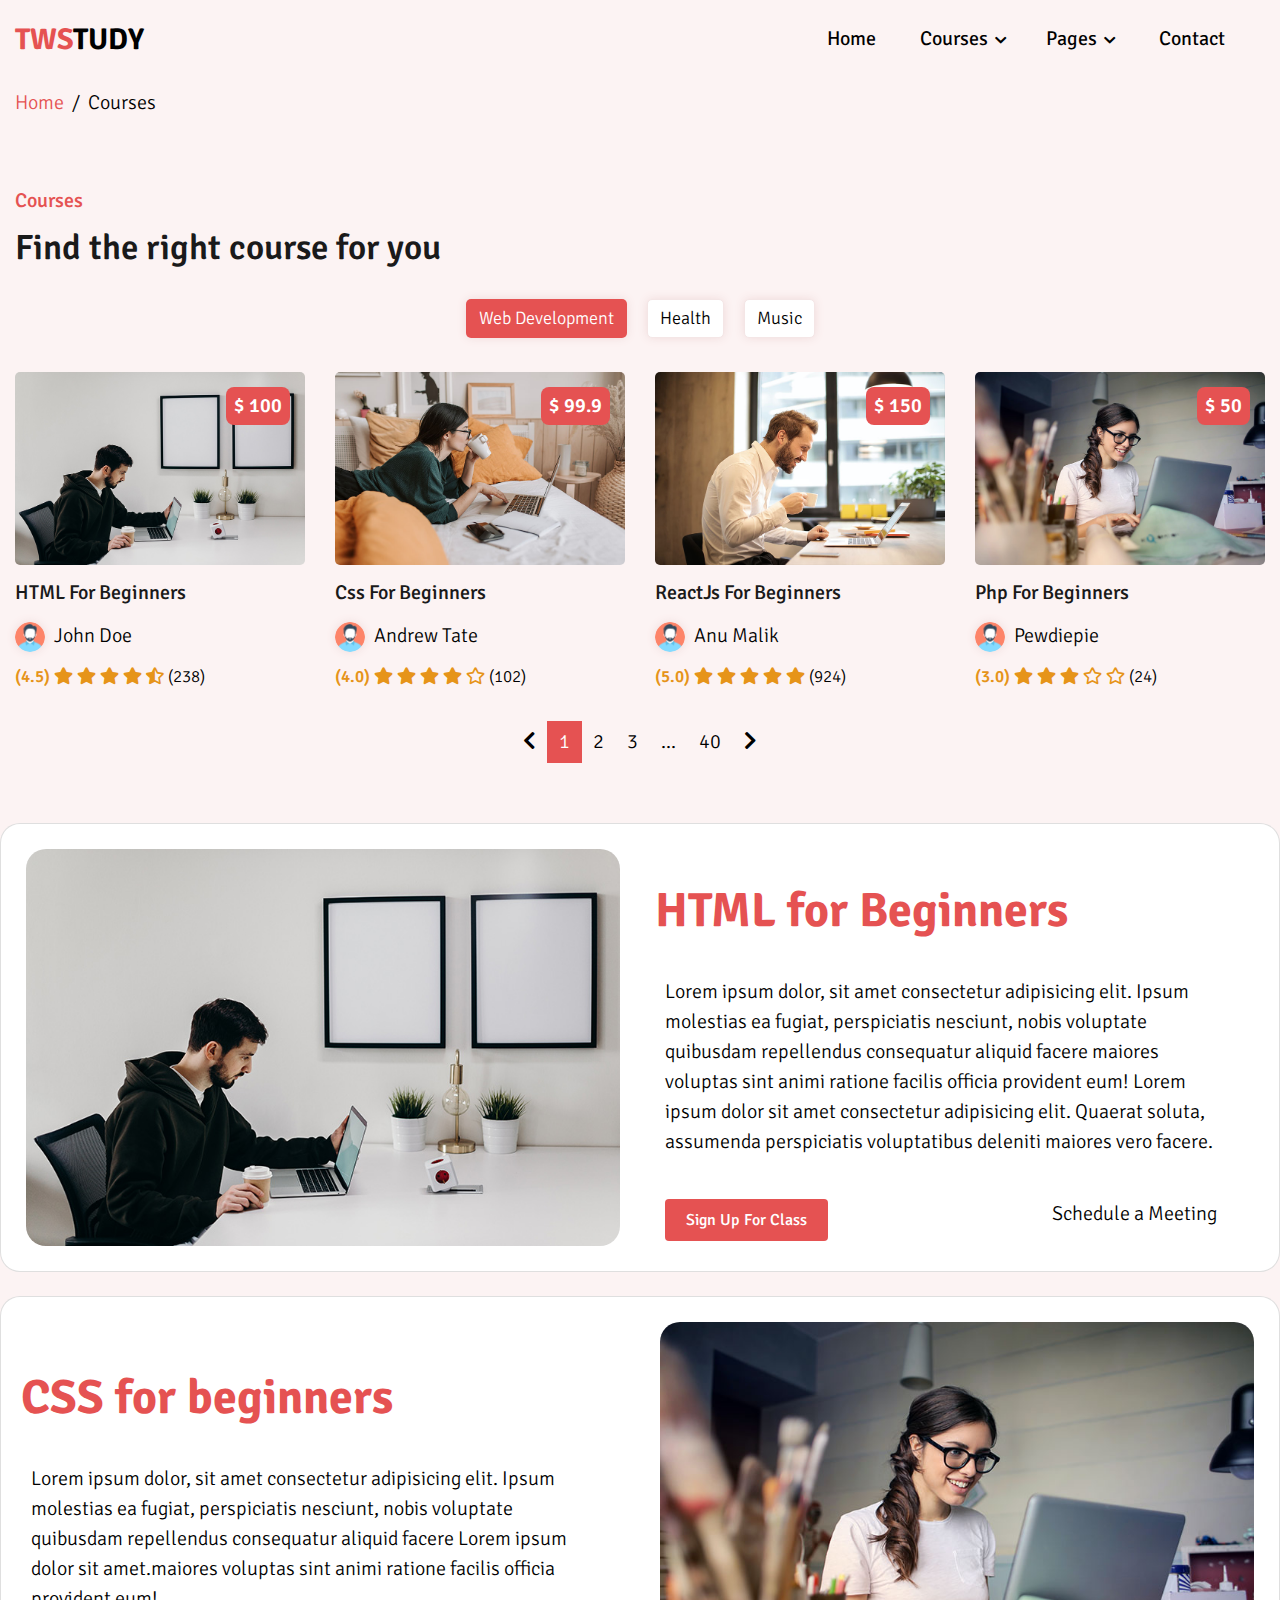
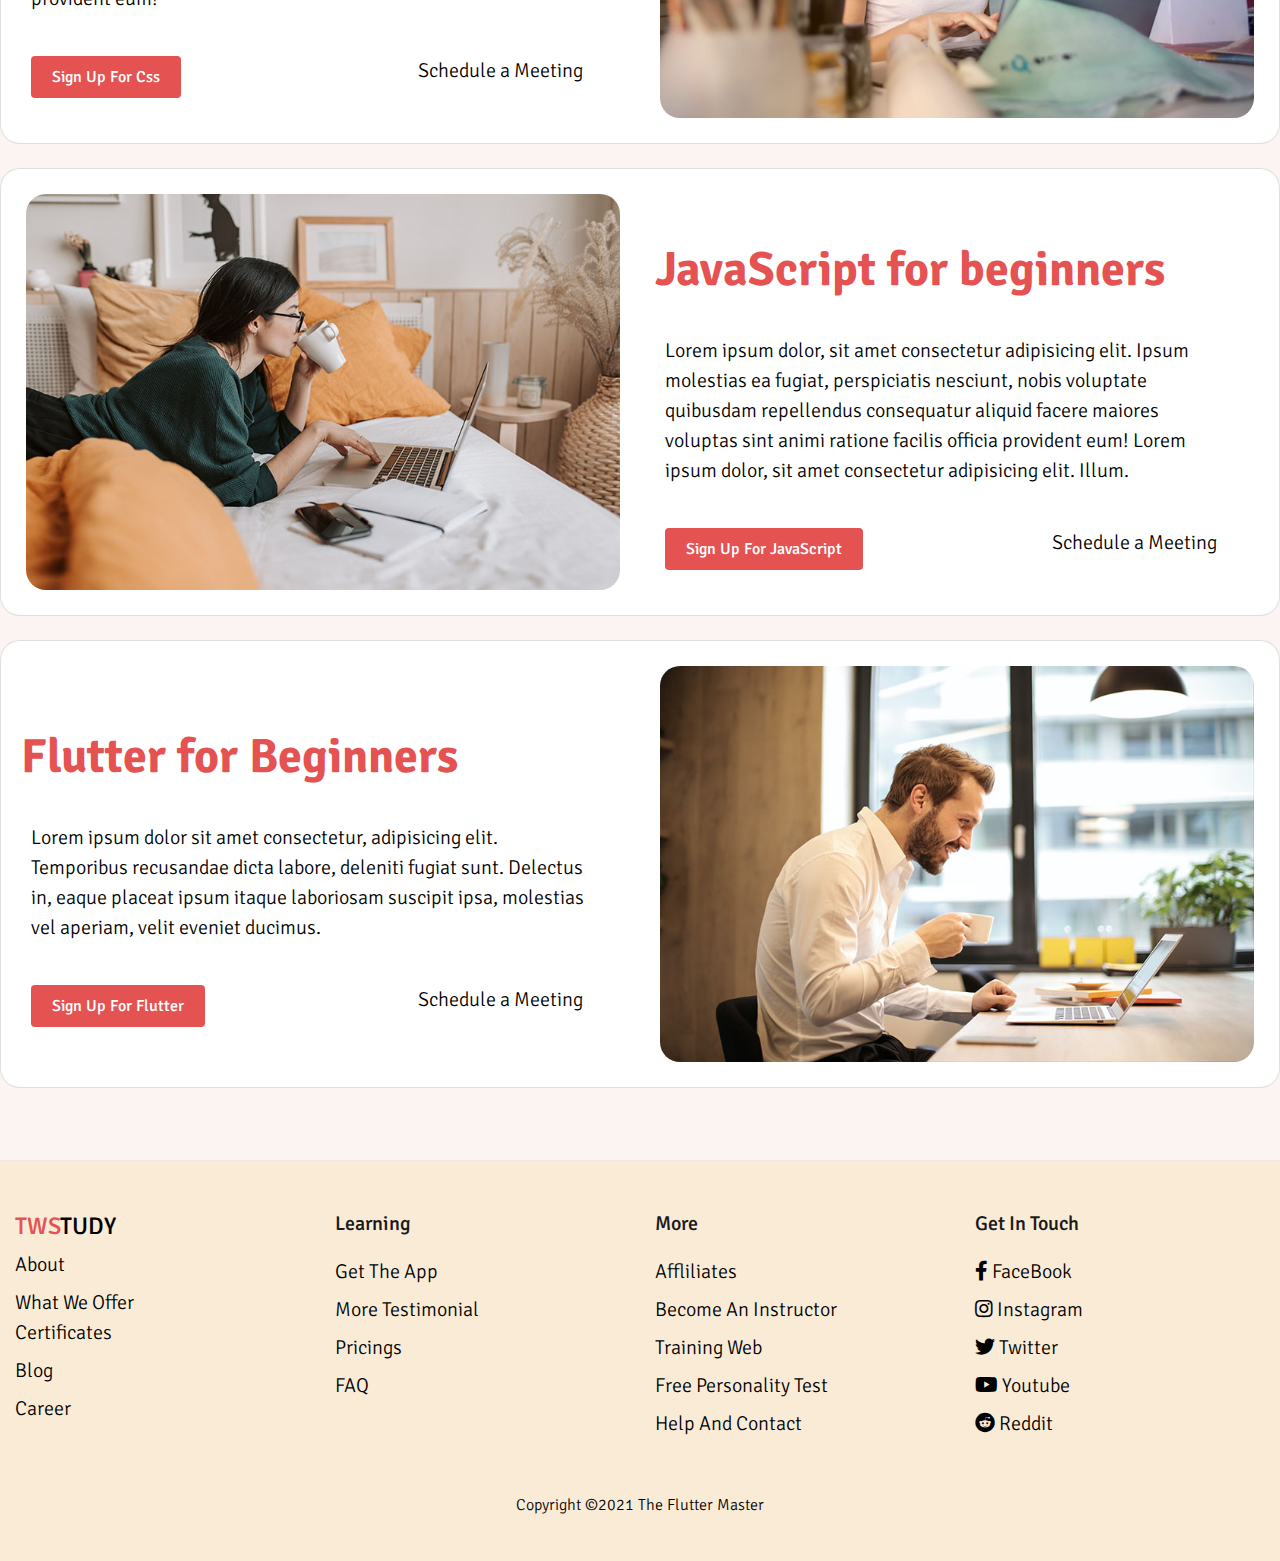
<file: courses.html>
<!DOCTYPE html>
<html lang="en">

<head>
    <title> Courses </title>
    <meta charset="utf-8">
    <meta name="viewport" content="width=device-width, initial-scale=1.0">
    <link rel="stylesheet" href="css/font-awesome.css">
    <link rel="stylesheet" href="css/bootstrap.min.css">
    <link rel="stylesheet" href="css/style.css">
    <link rel="stylesheet" class="js-color-style" href="css/colors/color-1.css">
</head>
<html>

<body>

    <div class="main-wrapper">
        <div class="header">
            <div class="container">
                <div class="header-main d-flex justify-content-between
                    align-items-center">
                    <div class="header-logo">
                        <a href="index.html">
                            <span>Tws</span>tudy
                        </a>
                    </div>
                    <button type="button" class="header-hamburger-btn
                      js-header-menu-toggler">
                        <i class="fas fa-times"></i>
                    </button>
                    <div class="header-backdrop js-header-backdrop d-none d-sm-flex"></div>
                    <nav class="header-menu js-header-menu">
                        <ul class="menu">
                            <li class="menu-item"><a href="index.html">Home</a></li>
                            <li class="menu-item menu-item-has-children">
                                <a href="#" class="js-toggle-sub-menu">Courses <i class="fas
                              fa-chevron-down"></i></a>
                                <ul class="sub-menu js-sub-menu">
                                    <li class="sub-menu-item"><a href="courses.html">
                                            Courses
                                        </a></li>
                                    <li class="sub-menu-item"><a href="courses-details.html">
                                            Course Details
                                        </a></li>
                            </li>

                        </ul>
                        <li class="menu-item menu-item-has-children">
                            <a href="#" class="js-toogle-sub-menu">Pages <i class="fas
                              fa-chevron-down"></i></a>
                            <ul class="sub-menu js-sub-menu">
                                <li class="sub-menu-item"><a href="log-in.html">
                                        Login
                                    </a></li>
                                <li class="sub-menu-item"><a href="sign-up.html">
                                        Sign up
                                    </a></li>
                            </ul>
                        </li>
                        <li class="menu-item"><a href="contact.html">Contact</a></li>
                        </ul>
                    </nav>
                </div>
            </div>
        </div>
        <div class="breadcrumb-nav">
            <div class="container">
                <nav aria-label="breadcrumb">
                    <ol class="breadcrumb mb-0">
                        <li class="breadcrumb-item"><a href="index.html">Home</a></li>
                        <li class="breadcrumb-item active" aria-current="page">Courses</li>
                    </ol>
                </nav>
            </div>
        </div>

        <section class="courses-section section-padding">
            <div class="container">
                <div class="row">
                    <div class="col-mf-8">
                        <div class="section-title mb-4">
                            <h2 class="title ">Courses</h2>
                            <p class="sub-title">Find the right course for you</p>
                        </div>
                    </div>

                </div>
                <div class="row">
                    <div class="col-12">
                        <nav>
                            <div class="nav nav-tabs border-0 justify-content-center mb-4" id="nav-tab" role="tablist">
                                <a class="nav-item nav-link active" id="web-development-tab" data-bs-toggle="tab"
                                    href="#web-development" role="tab" aria-controls="web-development"
                                    aria-selected="true">Web Development</a>
                                <a class="nav-item nav-link" id="health-tab" data-bs-toggle="tab" href="#health"
                                    role="tab" aria-controls="health" aria-selected="false">Health</a>
                                <a class="nav-item nav-link" id="music-tab" data-bs-toggle="tab" href="#music"
                                    role="tab" aria-controls="music" aria-selected="false">Music</a>
                            </div>
                        </nav>
                        <div class="tab-content" id="nav-tabContent">
                            <div class="tab-pane fade show active" id="web-development" role="tabpanel"
                                aria-labelledby="web-development-tab">
                                <div class="row justify-content-center">
                                    <div class="col-md-6 col-lg-3">
                                        <div class="courses-item">
                                            <a href="courses-details.html" class="link">
                                                <div class="img-box">
                                                    <img src="img\courses\web-development\1.jpg" alt="">
                                                </div>
                                                <h3 class="title">HTML for beginners</h3>
                                                <div class="instructor">
                                                    <img src="img\instructor\1.png" alt="Instructor">
                                                    <span class="instructor-name">John Doe</span>
                                                </div>
                                                <div class="rating">
                                                    <span class="average-rating">(4.5)</span>
                                                    <span class="average-stars">
                                                        <i class="fas fa-star"></i>
                                                        <i class="fas fa-star"></i>
                                                        <i class="fas fa-star"></i>
                                                        <i class="fas fa-star"></i>
                                                        <i class="fas fa-star-half-alt"></i>

                                                    </span>
                                                    <span class="reviews">(238)</span>
                                                </div>
                                                <div class="price">$ 100</div>

                                            </a>
                                        </div>
                                    </div>
                                    <div class="col-md-6 col-lg-3">
                                        <div class="courses-item">
                                            <a href="courses-details.html" class="link">
                                                <div class="img-box">
                                                    <img src="img\courses\web-development\2.jpg" alt="">
                                                </div>
                                                <h3 class="title">Css for beginners</h3>
                                                <div class="instructor">
                                                    <img src="img\instructor\1.png" alt="Instructor">
                                                    <span class="instructor-name">Andrew Tate</span>
                                                </div>
                                                <div class="rating">
                                                    <span class="average-rating">(4.0)</span>
                                                    <span class="average-stars">
                                                        <i class="fas fa-star"></i>
                                                        <i class="fas fa-star"></i>
                                                        <i class="fas fa-star"></i>
                                                        <i class="fas fa-star"></i>
                                                        <i class="far fa-star"></i>

                                                    </span>
                                                    <span class="reviews">(102)</span>
                                                </div>
                                                <div class="price">$ 99.9</div>

                                            </a>
                                        </div>
                                    </div>
                                    <div class="col-md-6 col-lg-3">
                                        <div class="courses-item">
                                            <a href="courses-details.html" class="link">
                                                <div class="img-box">
                                                    <img src="img\courses\web-development\4.jpg" alt="">
                                                </div>
                                                <h3 class="title">ReactJs for beginners</h3>
                                                <div class="instructor">
                                                    <img src="img\instructor\1.png" alt="Instructor">
                                                    <span class="instructor-name">Anu Malik</span>
                                                </div>
                                                <div class="rating">
                                                    <span class="average-rating">(5.0)</span>
                                                    <span class="average-stars">
                                                        <i class="fas fa-star"></i>
                                                        <i class="fas fa-star"></i>
                                                        <i class="fas fa-star"></i>
                                                        <i class="fas fa-star"></i>
                                                        <i class="fas fa-star"></i>

                                                    </span>
                                                    <span class="reviews">(924)</span>
                                                </div>
                                                <div class="price">$ 150</div>

                                            </a>
                                        </div>
                                    </div>
                                    <div class="col-md-6 col-lg-3">
                                        <div class="courses-item">
                                            <a href="courses-details.html" class="link">
                                                <div class="img-box">
                                                    <img src="img\courses\web-development\3.jpg" alt="">
                                                </div>
                                                <h3 class="title">Php for beginners</h3>
                                                <div class="instructor">
                                                    <img src="img\instructor\1.png" alt="Instructor">
                                                    <span class="instructor-name">Pewdiepie</span>
                                                </div>
                                                <div class="rating">
                                                    <span class="average-rating">(3.0)</span>
                                                    <span class="average-stars">
                                                        <i class="fas fa-star"></i>
                                                        <i class="fas fa-star"></i>
                                                        <i class="fas fa-star"></i>
                                                        <i class="far fa-star"></i>
                                                        <i class="far fa-star"></i>

                                                    </span>
                                                    <span class="reviews">(24)</span>
                                                </div>
                                                <div class="price">$ 50</div>

                                            </a>
                                        </div>
                                    </div>
                                </div>
                            </div>
                            <div class="tab-pane fade" id="health" role="tabpanel" aria-labelledby="health-tab">
                                <div class="row justify-items-center">
                                    <div class="row justify-content-center">
                                        <div class="col-md-6 col-lg-3">
                                            <div class="courses-item">
                                                <a href="courses-details.html" class="link">
                                                    <div class="img-box">
                                                        <img src="img/courses/health/1.jpg" alt="">
                                                    </div>
                                                    <h3 class="title">Weight Loss Online</h3>
                                                    <div class="instructor">
                                                        <img src="img\instructor\1.png" alt="Instructor">
                                                        <span class="instructor-name">Sam Muller</span>
                                                    </div>
                                                    <div class="rating">
                                                        <span class="average-rating">(3.0)</span>
                                                        <span class="average-stars">
                                                            <i class="fas fa-star"></i>
                                                            <i class="fas fa-star"></i>
                                                            <i class="far fa-star"></i>
                                                            <i class="far fa-star"></i>
                                                            <i class="far fa-star"></i>

                                                        </span>
                                                        <span class="reviews">(238)</span>
                                                    </div>
                                                    <div class="price">$ 100</div>

                                                </a>
                                            </div>
                                        </div>
                                        <div class="col-md-6 col-lg-3">
                                            <div class="courses-item">
                                                <a href="courses-details.html" class="link">
                                                    <div class="img-box">
                                                        <img src="img/courses/health/2.jpg" alt="">
                                                    </div>
                                                    <h3 class="title">Fat Reducing Session</h3>
                                                    <div class="instructor">
                                                        <img src="img\instructor\1.png" alt="Instructor">
                                                        <span class="instructor-name">Mr Beast</span>
                                                    </div>
                                                    <div class="rating">
                                                        <span class="average-rating">(1.0)</span>
                                                        <span class="average-stars">
                                                            <i class="fas fa-star"></i>
                                                            <i class="far fa-star"></i>
                                                            <i class="far fa-star"></i>
                                                            <i class="far fa-star"></i>
                                                            <i class="far fa-star"></i>

                                                        </span>
                                                        <span class="reviews">(102)</span>
                                                    </div>
                                                    <div class="price">$ 99.9</div>

                                                </a>
                                            </div>
                                        </div>
                                    </div>
                                </div>
                            </div>
                            <div class="tab-pane fade" id="music" role="tabpanel" aria-labelledby="music-tab">
                                <div class="row justify-items-center">
                                    <div class="row justify-content-center">
                                        <div class="col-md-6 col-lg-3">
                                            <div class="courses-item">
                                                <a href="courses-details.html" class="link">
                                                    <div class="img-box">
                                                        <img src="img/courses/music/1.jpg" alt="">
                                                    </div>
                                                    <h3 class="title">Become a Singer</h3>
                                                    <div class="instructor">
                                                        <img src="img\instructor\1.png" alt="Instructor">
                                                        <span class="instructor-name">Micheal Jackson</span>
                                                    </div>
                                                    <div class="rating">
                                                        <span class="average-rating">(0.0)</span>
                                                        <span class="average-stars">
                                                            <i class="far fa-star"></i>
                                                            <i class="far fa-star"></i>
                                                            <i class="far fa-star"></i>
                                                            <i class="far fa-star"></i>
                                                            <i class="far fa-star"></i>

                                                        </span>
                                                        <span class="reviews">(123)</span>
                                                    </div>
                                                    <div class="price">$ 100</div>

                                                </a>
                                            </div>
                                        </div>
                                        <div class="col-md-6 col-lg-3">
                                            <div class="courses-item">
                                                <a href="courses-details.html" class="link">
                                                    <div class="img-box">
                                                        <img src="img/courses/music/2.jpg" alt="">
                                                    </div>
                                                    <h3 class="title">Become a Guitar Master</h3>
                                                    <div class="instructor">
                                                        <img src="img\instructor\1.png" alt="Instructor">
                                                        <span class="instructor-name">James bond</span>
                                                    </div>
                                                    <div class="rating">
                                                        <span class="average-rating">(5.0)</span>
                                                        <span class="average-stars">
                                                            <i class="fas fa-star"></i>
                                                            <i class="fas fa-star"></i>
                                                            <i class="fas fa-star"></i>
                                                            <i class="fas fa-star"></i>
                                                            <i class="fas fa-star"></i>

                                                        </span>
                                                        <span class="reviews">(999+)</span>
                                                    </div>
                                                    <div class="price">$ 10</div>

                                                </a>
                                            </div>
                                        </div>
                                    </div>
                                </div>
                            </div>
                        </div>
                    </div>
                </div>
                <div class="row">
                    <div class="col-12">
                        <nav aria-label="Page navigation example">
                            <ul class="pagination justify-content-center">
                                <li class="page-item">
                                    <a class="page-link" href="#" aria-label="Previous">
                                        <i class="fas fa-chevron-left"></i>
                                    </a>
                                </li>
                                <li class="page-item active"><a class="page-link" href="#">1</a></li>
                                <li class="page-item"><a class="page-link" href="#">2</a></li>
                                <li class="page-item"><a class="page-link" href="#">3</a></li>
                                <li class="page-item"><a class="page-link" href="#">...</a></li>
                                <li class="page-item"><a class="page-link" href="#">40</a></li>
                                <li class="page-item">
                                    <a class="page-link" href="#" aria-label="Next">
                                        <i class="fas fa-chevron-right"></i>
                                    </a>
                                </li>
                            </ul>
                        </nav>
                        </nav>
                    </div>
                </div>
            </div>
        </section>

        <section class="courses-details-section">
            <div class="section-item container ">
                <div class="row card ">
                    <div class="col-sm-6">
                        <div class="courses-img-box">
                            <img src="img\courses\web-development\1.jpg" alt="">
                        </div>
                    </div>
                    <div class="col-sm-6">
                        <div class="course-title">
                            HTML for Beginners
                        </div>
                        <p class="course-subtitle">
                            Lorem ipsum dolor, sit amet consectetur adipisicing elit. Ipsum molestias ea fugiat,
                            perspiciatis nesciunt, nobis voluptate quibusdam repellendus consequatur aliquid facere
                            maiores voluptas sint animi ratione facilis officia provident eum!
                            Lorem ipsum dolor sit amet consectetur adipisicing elit. Quaerat soluta, assumenda
                            perspiciatis voluptatibus deleniti maiores vero facere.
                        </p>
                        <div class="course-join">
                            <button class="btn btn-theme">
                                Sign Up for class
                            </button>
                            <a style="cursor:pointer;">
                                Schedule a Meeting
                            </a>
                        </div>
                    </div>
                </div>
                <div class="row card">
                    <div class="col-sm-6">
                        <div class="course-title">
                            CSS for beginners
                        </div>
                        <p class="course-subtitle">
                            Lorem ipsum dolor, sit amet consectetur adipisicing elit. Ipsum molestias ea fugiat,
                            perspiciatis nesciunt, nobis voluptate quibusdam repellendus consequatur aliquid facere
                            Lorem ipsum dolor sit amet.maiores voluptas sint animi ratione facilis officia provident
                            eum!
                        </p>
                        <div class="course-join">
                            <button class="btn btn-theme">
                                Sign Up for Css
                            </button>
                            <a style="cursor:pointer;">
                                Schedule a Meeting
                            </a>
                        </div>
                    </div>
                    <div class="col-sm-6">
                        <div class="courses-img-box">
                            <img src="img\courses\web-development\3.jpg" alt="">
                        </div>
                    </div>
                </div>
                <div class="row card">
                    <div class="col-sm-6">
                        <div class="courses-img-box">
                            <img src="img\courses\web-development\2.jpg" alt="">
                        </div>
                    </div>
                    <div class="col-sm-6">
                        <div class="course-title">
                            JavaScript for beginners
                        </div>
                        <p class="course-subtitle">
                            Lorem ipsum dolor, sit amet consectetur adipisicing elit. Ipsum molestias ea fugiat,
                            perspiciatis nesciunt, nobis voluptate quibusdam repellendus consequatur aliquid facere
                            maiores voluptas sint animi ratione facilis officia provident eum!
                            Lorem ipsum dolor, sit amet consectetur adipisicing elit. Illum.
                        </p>
                        <div class="course-join">
                            <button class="btn btn-theme">
                                Sign Up for JavaScript
                            </button>
                            <a style="cursor:pointer;">
                                Schedule a Meeting
                            </a>
                        </div>
                    </div>
                </div>
                <div class="row card">
                    <div class="col-sm-6">
                        <div class="course-title">
                            Flutter for Beginners
                        </div>
                        <p class="course-subtitle">
                            Lorem ipsum dolor sit amet consectetur, adipisicing elit. Temporibus recusandae dicta
                            labore, deleniti fugiat sunt. Delectus in, eaque placeat ipsum itaque laboriosam suscipit
                            ipsa, molestias vel aperiam, velit eveniet ducimus.
                        </p>
                        <div class="course-join">
                            <button class="btn btn-theme">
                                Sign Up for Flutter
                            </button>
                            <a style="cursor:pointer;">
                                Schedule a Meeting
                            </a>
                        </div>
                    </div>
                    <div class="col-sm-6">
                        <div class="courses-img-box">
                            <img src="img\courses\web-development\4.jpg" alt="">
                        </div>
                    </div>
                </div>
            </div>
        </section>

        <footer class="footer pt-5">
            <div class="footer-top">
                <div class="container">
                    <div class="row ">
                        <div class="col-sm-6 col-lg-3">
                            <div class="footer-item">
                                <h4 class="footer-logo"><span>tws</span>tudy</h4>
                                <ul>
                                    <li>
                                        <a href="">About</a>
                                    </li>
                                    <a href="">What we Offer</a>
                                    <li>
                                        <a href="">Certificates</a>
                                    </li>
                                    <li>
                                        <a href="">Blog</a>
                                    </li>
                                    <li>
                                        <a href="">Career</a>
                                    </li>
                                </ul>
                            </div>
                        </div>
                        <div class="col-sm-6 col-lg-3 ">
                            <div class="footer-item">
                                <h3>Learning</h3>
                                <ul>
                                    <li>
                                        <a href="">Get the App</a>
                                    </li>
                                    <li>
                                        <a href="">More Testimonial</a>
                                    </li>
                                    <li>
                                        <a href="">Pricings</a>
                                    </li>
                                    <li>
                                        <a href="">FAQ</a>
                                    </li>
                                </ul>
                            </div>
                        </div>
                        <div class="col-sm-6 col-lg-3">
                            <div class="footer-item">
                                <h3>More</h3>
                                <ul>
                                    <li>
                                        <a href="">Affliliates</a>
                                    </li>
                                    <li>
                                        <a href="">Become an Instructor</a>
                                    </li>
                                    <li>
                                        <a href="">Training Web</a>
                                    </li>
                                    <li>
                                        <a href="">Free Personality test</a>
                                    </li>
                                    <li>
                                        <a href="">Help and Contact</a>
                                    </li>
                            </div>
                        </div>
                        <div class="col-sm-6 col-lg-3 ">
                            <div class="footer-item">
                                <h3>Get in Touch</h3>
                                <ul>
                                    <li>
                                        <a href=""><i class="fab fa-facebook-f"></i> FaceBook</a>
                                    </li>
                                    <li><a href=""><i class="fab fa-instagram"></i> Instagram</a></li>
                                    <li><a href=""><i class="fab fa-twitter"></i> Twitter</a></li>
                                    <li><a href=""><i class="fab fa-youtube"></i> Youtube</a></li>
                                    <li><a href=""><i class="fab fa-reddit"></i> Reddit</a></li>
                                </ul>
                            </div>
                        </div>
                    </div>
                </div>
                <div class="footer-bottom">
                    <div class="container">
                        <p class="m-0 py-4 text-center">Copyright &copy;2021 The Flutter Master</p>
                    </div>
                </div>
            </div>
        </footer>
    </div>
</body>
<script src="js/bootstrap.bundle.min.js"></script>
<script src="js/main.js"></script>

</html>
</file>
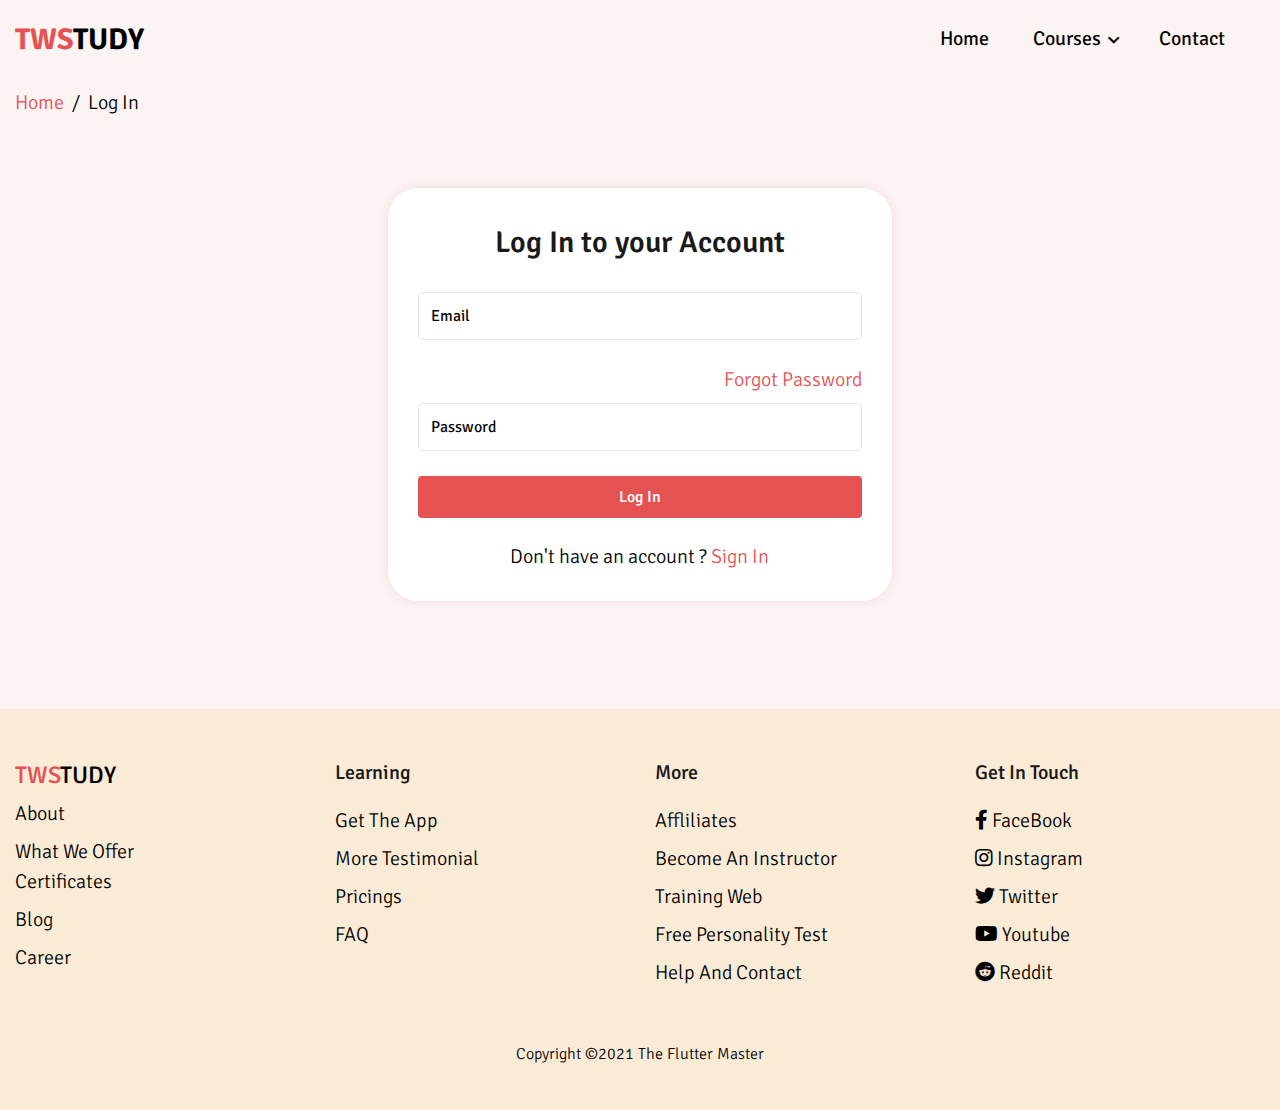
<file: log-in.html>
<!DOCTYPE html>
<html lang="en">

<head>
    <title> Log In </title>
    <meta charset="utf-8">
    <meta name="viewport" content="width=device-width, initial-scale=1.0">
    <link rel="stylesheet" href="css/font-awesome.css">
    <link rel="stylesheet" href="css/bootstrap.min.css">
    <link rel="stylesheet" href="css/style.css">
    <link rel="stylesheet" class="js-color-style" href="css/colors/color-1.css">
</head>
<html>

<body>

    <div class="main-wrapper">
        <div class="header">
            <div class="container">
                <div class="header-main d-flex justify-content-between
                    align-items-center">
                    <div class="header-logo">
                        <a href="index.html">
                            <span>Tws</span>tudy
                        </a>
                    </div>
                    <button type="button" class="header-hamburger-btn
                      js-header-menu-toggler">
                        <i class="fas fa-times"></i>
                    </button>
                    <div class="header-backdrop js0header-backdrop "></div>
                    <nav class="header-menu js-header-menu d-none d-sm-flex">
                        <ul class="menu">
                            <li class="menu-item"><a href="index.html">Home</a></li>
                            <li class="menu-item menu-item-has-children">
                                <a href="#" class="js-toggle-sub-menu">Courses <i class="fas
                              fa-chevron-down"></i></a>
                                <ul class="sub-menu js-sub-menu">
                                    <li class="sub-menu-item"><a href="courses.html">
                                            Courses
                                        </a></li>
                                    <li class="sub-menu-item"><a href="courses-details.html">
                                            Course Details
                                        </a></li>
                            </li>

                        </ul>
                        <li class="menu-item"><a href="contact.html">Contact</a></li>
                        </ul>
                    </nav>
                </div>
            </div>
        </div>
        <div class="breadcrumb-nav">
            <div class="container">
                <nav aria-label="breadcrumb">
                    <ol class="breadcrumb mb-0">
                        <li class="breadcrumb-item"><a href="index.html">Home</a></li>
                        <li class="breadcrumb-item active" aria-current="page">Log In</li>
                    </ol>
                </nav>
            </div>
        </div>

        <section class="login-section section-padding">
            <div class="container ">
                <div class="row justify-content-center">
                    <div class="col-md-7 col-lg-6 col-xl-5">
                        <div class="login-form box text-center">
                            <h2 class="form-title">
                                Log In to your Account
                            </h2>
                            <form action="">
                                <div class="form-group">
                                    <input type="text" class="form-control" id="login-email" placeholder="Email">
                                </div>
                                <div class="form-group">
                                    <div class="d-flex mb-2 justify-content-end">
                                        <a href="">Forgot Password</a>
                                    </div>
                                    <input type="password" class="form-control" id="login-password"
                                        placeholder="Password">
                                </div>
                                <button type="submit" onClick="loginPressed()"
                                    class="btn btn-theme btn-block btn-form"><span>Log
                                        In</span></button>
                                <p class="text-center mt-4 mb-4">Don't have an account ? <a href="sign-up.html">Sign
                                        In</a></p>
                            </form>
                        </div>
                    </div>
                </div>
            </div>
        </section>
        <footer class="footer pt-5">
            <div class="footer-top">
                <div class="container">
                    <div class="row ">
                        <div class="col-sm-6 col-lg-3">
                            <div class="footer-item">
                                <h4 class="footer-logo"><span>tws</span>tudy</h4>
                                <ul>
                                    <li>
                                        <a href="">About</a>
                                    </li>
                                    <a href="">What we Offer</a>
                                    <li>
                                        <a href="">Certificates</a>
                                    </li>
                                    <li>
                                        <a href="">Blog</a>
                                    </li>
                                    <li>
                                        <a href="">Career</a>
                                    </li>
                                </ul>
                            </div>
                        </div>
                        <div class="col-sm-6 col-lg-3 ">
                            <div class="footer-item">
                                <h3>Learning</h3>
                                <ul>
                                    <li>
                                        <a href="">Get the App</a>
                                    </li>
                                    <li>
                                        <a href="">More Testimonial</a>
                                    </li>
                                    <li>
                                        <a href="">Pricings</a>
                                    </li>
                                    <li>
                                        <a href="">FAQ</a>
                                    </li>
                                </ul>
                            </div>
                        </div>
                        <div class="col-sm-6 col-lg-3">
                            <div class="footer-item">
                                <h3>More</h3>
                                <ul>
                                    <li>
                                        <a href="">Affliliates</a>
                                    </li>
                                    <li>
                                        <a href="">Become an Instructor</a>
                                    </li>
                                    <li>
                                        <a href="">Training Web</a>
                                    </li>
                                    <li>
                                        <a href="">Free Personality test</a>
                                    </li>
                                    <li>
                                        <a href="">Help and Contact</a>
                                    </li>
                            </div>
                        </div>
                        <div class="col-sm-6 col-lg-3 ">
                            <div class="footer-item">
                                <h3>Get in Touch</h3>
                                <ul>
                                    <li>
                                        <a href=""><i class="fab fa-facebook-f"></i> FaceBook</a>
                                    </li>
                                    <li><a href=""><i class="fab fa-instagram"></i> Instagram</a></li>
                                    <li><a href=""><i class="fab fa-twitter"></i> Twitter</a></li>
                                    <li><a href=""><i class="fab fa-youtube"></i> Youtube</a></li>
                                    <li><a href=""><i class="fab fa-reddit"></i> Reddit</a></li>
                                </ul>
                            </div>
                        </div>
                    </div>
                </div>
                <div class="footer-bottom">
                    <div class="container">
                        <p class="m-0 py-4 text-center">Copyright &copy;2021 The Flutter Master</p>
                    </div>
                </div>
            </div>
        </footer>
    </div>
</body>
<script src="js/bootstrap.bundle.min.js"></script>
<script src="js/main.js"></script>

</html>
</file>
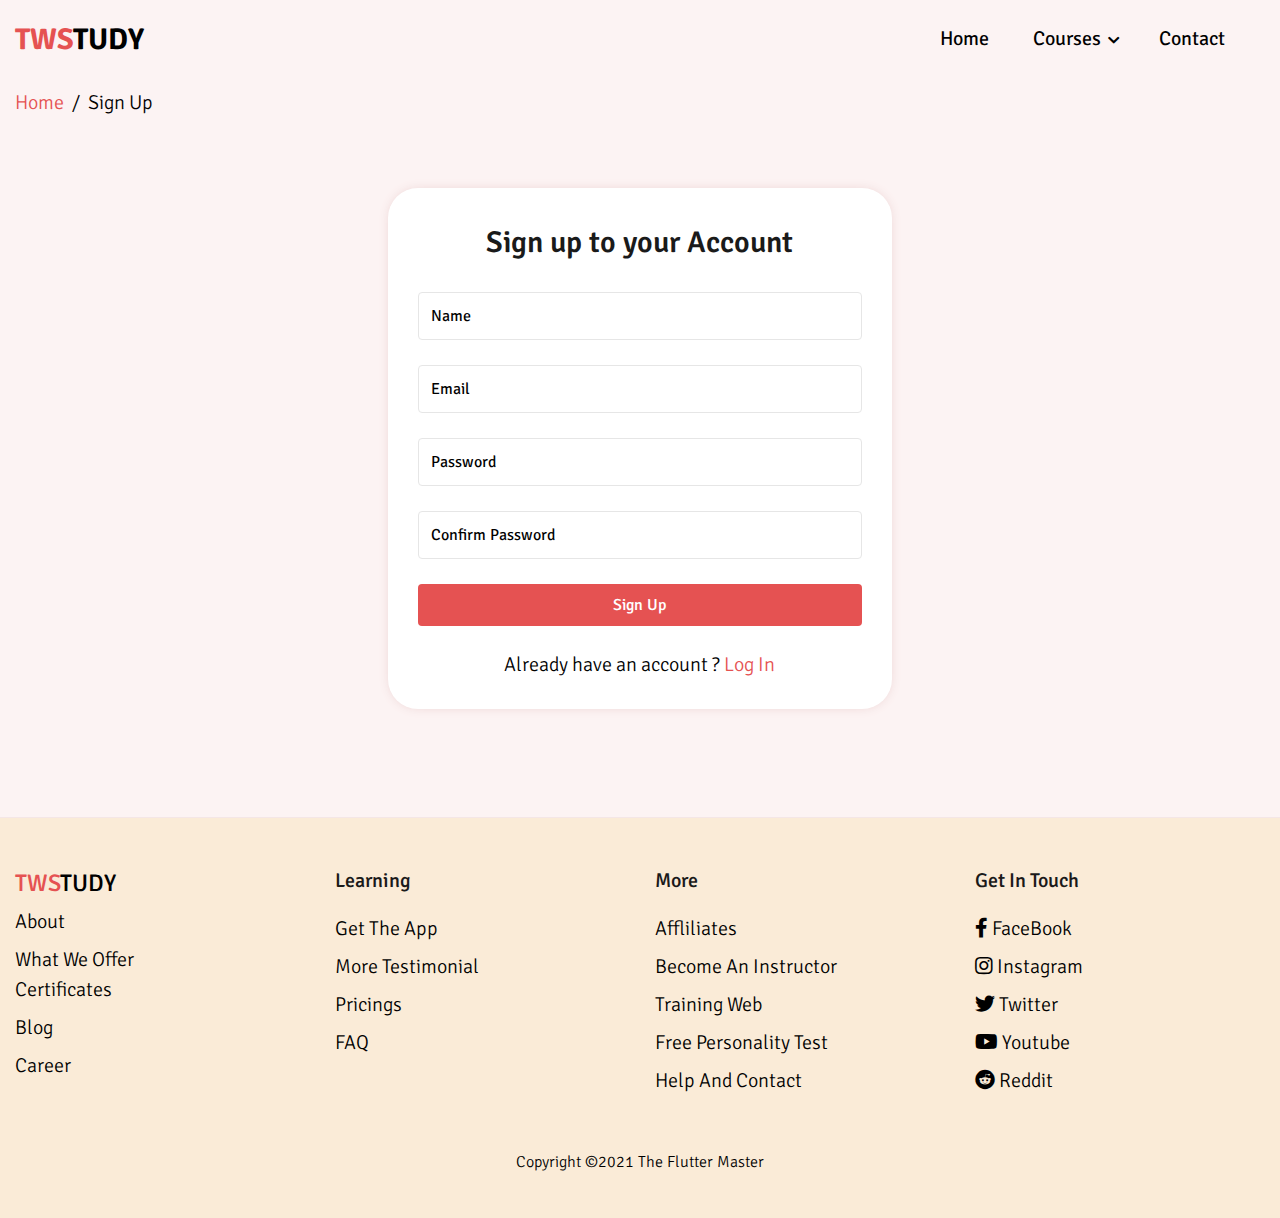
<file: sign-up.html>
<!DOCTYPE html>
<html lang="en">

<head>
    <title> Sign Up </title>
    <meta charset="utf-8">
    <meta name="viewport" content="width=device-width, initial-scale=1.0">
    <link rel="stylesheet" href="css/font-awesome.css">
    <link rel="stylesheet" href="css/bootstrap.min.css">
    <link rel="stylesheet" href="css/style.css">
    <link rel="stylesheet" class="js-color-style" href="css/colors/color-1.css">
</head>
<html>

<body>

    <div class="main-wrapper">
        <div class="header">
            <div class="container">
                <div class="header-main d-flex justify-content-between
                    align-items-center">
                    <div class="header-logo">
                        <a href="index.html">
                            <span>Tws</span>tudy
                        </a>
                    </div>
                    <button type="button" class="header-hamburger-btn
                      js-header-menu-toggler">
                        <i class="fas fa-times"></i>
                    </button>
                    <div class="header-backdrop js0header-backdrop"></div>
                    <nav class="header-menu js-header-menu d-none d-sm-flex">
                        <ul class="menu">
                            <li class="menu-item"><a href="index.html">Home</a></li>
                            <li class="menu-item menu-item-has-children">
                                <a href="#" class="js-toggle-sub-menu">Courses <i class="fas
                              fa-chevron-down"></i></a>
                                <ul class="sub-menu js-sub-menu">
                                    <li class="sub-menu-item"><a href="courses.html">
                                            Courses
                                        </a></li>
                                    <li class="sub-menu-item"><a href="courses-details.html">
                                            Course Details
                                        </a></li>
                            </li>

                        </ul>
                        <li class="menu-item"><a href="contact.html">Contact</a></li>
                        </ul>
                    </nav>
                </div>
            </div>
        </div>
        <div class="breadcrumb-nav">
            <div class="container">
                <nav aria-label="breadcrumb">
                    <ol class="breadcrumb mb-0">
                        <li class="breadcrumb-item"><a href="index.html">Home</a></li>
                        <li class="breadcrumb-item active" aria-current="page">Sign Up</li>
                    </ol>
                </nav>
            </div>
        </div>

        <section class="login-section section-padding">
            <div class="container ">
                <div class="row justify-content-center">
                    <div class="col-md-7 col-lg-6 col-xl-5">
                        <div class="login-form box text-center">
                            <h2 class="form-title">
                                Sign up to your Account
                            </h2>
                            <form action="">
                                <div class="form-group">
                                    <input type="text" class="form-control" id="signup-name" placeholder="Name">
                                </div>
                                <div class="form-group">
                                    <input type="text" class="form-control" id="signup-email" placeholder="Email">
                                </div>
                                <div class="form-group">
                                    <input type="password" class="form-control" id="signup-password"
                                        placeholder="Password">
                                </div>
                                <div class="form-group">
                                    <input type="password" class="form-control" id="signup-confirm-password"
                                        placeholder="Confirm Password">
                                </div>
                                <button type="submit" onclick="signupPressed()"
                                    class="btn btn-theme btn-block btn-form"><span>Sign
                                        Up</span></button>
                                <p class="text-center mt-4 mb-4">Already have an account ? <a href="log-in.html">Log
                                        In</a></p>
                            </form>
                        </div>
                    </div>
                </div>
            </div>
        </section>
        <footer class="footer pt-5">
            <div class="footer-top">
                <div class="container">
                    <div class="row ">
                        <div class="col-sm-6 col-lg-3">
                            <div class="footer-item">
                                <h4 class="footer-logo"><span>tws</span>tudy</h4>
                                <ul>
                                    <li>
                                        <a href="">About</a>
                                    </li>
                                    <a href="">What we Offer</a>
                                    <li>
                                        <a href="">Certificates</a>
                                    </li>
                                    <li>
                                        <a href="">Blog</a>
                                    </li>
                                    <li>
                                        <a href="">Career</a>
                                    </li>
                                </ul>
                            </div>
                        </div>
                        <div class="col-sm-6 col-lg-3 ">
                            <div class="footer-item">
                                <h3>Learning</h3>
                                <ul>
                                    <li>
                                        <a href="">Get the App</a>
                                    </li>
                                    <li>
                                        <a href="">More Testimonial</a>
                                    </li>
                                    <li>
                                        <a href="">Pricings</a>
                                    </li>
                                    <li>
                                        <a href="">FAQ</a>
                                    </li>
                                </ul>
                            </div>
                        </div>
                        <div class="col-sm-6 col-lg-3">
                            <div class="footer-item">
                                <h3>More</h3>
                                <ul>
                                    <li>
                                        <a href="">Affliliates</a>
                                    </li>
                                    <li>
                                        <a href="">Become an Instructor</a>
                                    </li>
                                    <li>
                                        <a href="">Training Web</a>
                                    </li>
                                    <li>
                                        <a href="">Free Personality test</a>
                                    </li>
                                    <li>
                                        <a href="">Help and Contact</a>
                                    </li>
                            </div>
                        </div>
                        <div class="col-sm-6 col-lg-3 ">
                            <div class="footer-item">
                                <h3>Get in Touch</h3>
                                <ul>
                                    <li>
                                        <a href=""><i class="fab fa-facebook-f"></i> FaceBook</a>
                                    </li>
                                    <li><a href=""><i class="fab fa-instagram"></i> Instagram</a></li>
                                    <li><a href=""><i class="fab fa-twitter"></i> Twitter</a></li>
                                    <li><a href=""><i class="fab fa-youtube"></i> Youtube</a></li>
                                    <li><a href=""><i class="fab fa-reddit"></i> Reddit</a></li>
                                </ul>
                            </div>
                        </div>
                    </div>
                </div>
                <div class="footer-bottom">
                    <div class="container">
                        <p class="m-0 py-4 text-center">Copyright &copy;2021 The Flutter Master</p>
                    </div>
                </div>
            </div>
        </footer>
    </div>
</body>
<script src="js/bootstrap.bundle.min.js"></script>
<script src="js/main.js"></script>

</html>
</file>
<file: css/style.css>
/* Google fonts */
@import url('https://fonts.googleapis.com/css2?family=Signika+Negative:wght@300;400;500;600;700&display=swap');
/* import color-1.css */

/* Variables */
:root {
    --orange: hsl(36, 80%, 50%);
    --white: hsl(0, 0%, 100%);
    --WHITE: hsl(0, 0%, 100%);
    --BLACK: hsl(0, 0%, 0%);
    --black90: hsl(0, 0%, 10%);
    --black70: hsl(0, 0%, 30%);
    --black-alpha-40: hsla(0, 0%, 0%, 0.4);
    --yellow-light: hsl(44, 95%, 83%);
    --green-light: hsl(158, 68%, 75%);
    --red-light: hsl(0, 84%, 80%);
    --orange-light: hsl(22, 85%, 80%);
    --select-box-bg-color: hsl(0, 0%, 100%);
    --border-color: hsl(0, 0%, 90%);
    --cream: hsl(0, 0%, 97%);
}


/* base */
body {
    background-color: var(--body-bg-color);
    font-family: 'Signika Negative', sans-serif;
    font-size: 20px;
    font-weight: 300;
    color: var(--black-70);
    min-height: 100vh;
    overflow-x: hidden;
}

a {
    color: var(--main-color);
    text-decoration: none;
}

a:hover {
    color: var(--main-color);
}

img {
    max-width: 100%;
}

ul {
    list-style: none;
    margin: 0;
    padding: 0;
}


h1,
h2,
h3,
h4,
h5,
h6 {
    color: var(--black90);
    line-height: 1.3;
}

h3 {
    font-size: 20px;
}

.main-wrapper {
    overflow: hidden;
}

::selection {
    color: var(--black-alpha-40);
    background-color: var(--orange-light);
}

.header {
    border-bottom: 1px solid --border-color-2;
}

.header-logo a {
    font-size: 30px;
    text-transform: uppercase;
    font-weight: 700;
    color: var(--black-70);
}

.header-logo span {
    color: var(--main-color);
}

.header .menu-item {
    display: inline-block;
    margin-right: 40px;
    position: relative;
    transition: color 0.3s ease;
}

.header .menu-item>a {
    display: block;
    padding: 24px 0;
    font-weight: 400;
    color: var(--black790);
    text-transform: capitalize;

}

.header .menu-item>a i {
    font-size: 13px;
    margin-left: 3px;
    pointer-events: none;
}

.header .sub-menu-item a:hover,
.header .menu-item:hover>a {
    color: var(--main-color);
}

.header .sub-menu {
    position: absolute;
    /* top: 100%; */
    background-color: var(--white);
    width: 210px;
    left: 0;
    padding: 5px 0;
    border-radius: 5px;
    box-shadow: var(--black-70);
    transition: all 0.3s ease;
    z-index: 2;
    visibility: hidden;
    opacity: 0;
    transform: translateY(10px);
}

@media (min-width: 1200px) {
    .header .menu-item:hover>.sub-menu {
        visibility: visible;
        opacity: 1;
        transform: translateY(0);
    }
}

.header .sub-menu-item a {
    display: block;
    padding: 10px 20px;
    color: var(--black90);
    text-transform: capitalize;
    font-weight: 400;
    transition: color 0.3s ease;
}

.header .header .header-backdrop,
.header-close-btn,
.header-hamburger-btn {
    display: none;
}

.btn-block {
    width: 90%;
}

/* Banner */
.banner-section {
    padding: 80px 0;
    min-height: 680px;
}

.banner-text h2 {
    font-size: 20px;
    color: var(--main-color);
}

.banner-text h1 {
    font-size: 45px;
    font-weight: 700;
}

.banner-section .circular-img-circle {
    background-color: var(--red-light);
}

.container {
    --bs-gutter-x: 15px;
    max-width: 1300px;
}

.row {
    --bs-gutter-x: 30px;
}

@keyframes spin {
    0% {
        transform: rotate(0deg);
    }

    50% {
        transform: rotate(180deg);
    }

    100% {
        transform: rotate(360deg);
    }
}

/* Circular image */
.circular-img {
    max-width: 360px;
    margin: auto;
    position: relative;
    z-index: 1;
}

.circular-img {
    text-align: center;
    border-radius: 0 0 180px 180px;
}

.circular-img-circle {
    width: 360px;
    height: 360px;
    position: relative;
    border-radius: 50%;
    left: 0px;
    bottom: 0px;
}

.circular-img img {
    position: absolute;
    left: 0px;
    bottom: 0px;
    border-radius: 50%;
}

.btn-theme {
    background-color: var(--main-color);
    color: var(--white);
    font-size: 16px;
    text-transform: capitalize;
    font-weight: 500;
    padding: 8px 20px;
    transition: all 0.3s ease;
}

.btn-theme:hover {
    background-color: var(--white);
    border: 1px solid var(--main-color);
    color: var(--main-color);
}

.box {
    background-color: var(--white);
    padding: 5px;
    border-radius: 30px;
    box-shadow: var(--shadow);
}

.fun-facts-item {
    padding: 15px 0;
}

.fun-facts-item h2 {
    font-weight: 700;
    font-size: 30px;
    text-transform: uppercase;
}

.fun-facts-item p {
    margin: 0;
    text-transform: capitalize;
}

.fun-facts-item .style-1 {
    color: var(--black-70);
}

.fun-facts-item .style-2 {
    color: var(--green-light);
}

.fun-facts-item .style-3 {
    color: var(--red-light);
}

.fun-facts-item .style-4 {
    color: var(--orange-light);
}

.section-padding {
    padding: 60px 0;
}

.section-all-padding {
    padding: 0 30px;
}

.section-title {
    margin-bottom: 40px;
}

.section-title .title {
    font-size: 20px;
    color: var(--main-color);
    text-transform: capitalize;
}

.section-title .sub-title {
    font-size: 35px;
    font-weight: 600;
    color: var(--black90);
}

.courses-item {
    margin-bottom: 30px;
    position: relative;
}


.courses-item .img-box img {
    width: 100%;
    -webkit-transition: all .2s ease;
    -moz-transition: all .2s ease;
    -ms-transition: all .2s ease;
    -o-transition: all .2s ease;
    transition: all .2s ease;
    vertical-align: middle;
}

.courses-item .img-box {
    overflow: hidden;
    border-radius: 5px;
}

.courses-item .img-box img:hover {
    -webkit-transform: scale(1.2);
    -moz-transform: scale(1.2);
    -ms-transform: scale(1.2);
    -o-transform: scale(1.2);
    transform: scale(1.2);
}


.courses-item .link {
    color: var(--black-70);
    display: inline-block;
}

.courses-item .title {
    text-transform: capitalize;
    margin: 15px 0;
    transition: color 0.3s ease;
}

.courses-item:hover .title {
    color: var(--main-color);
}

.courses-item .instructor {
    text-transform: capitalize;
    margin: 0 0 12px;
}

.courses-item .instructor img {
    width: 30px;
    border-radius: 50%;
    box-shadow: var(--shadow);
    margin-right: 5px;
}

.courses-item .rating {
    font-size: 17px;
}

.courses-item .average-rating {
    font-weight: 600;
    color: var(--orange);
}

.courses-item .average-stars i {
    color: var(--orange);
}

.courses-item .price {
    position: absolute;
    top: 15px;
    right: 15px;
    background-color: var(--main-color);
    color: var(--white);
    font-weight: 600;
    padding: 4px 8px;
    border-radius: 8px;
}

/* Testimonials Section Css */

.testimonials-section .img-box {
    height: 200px;
    width: 200px;
    margin: 30px auto 50px;
    background-color: var(--red-light);
}

.testimonials-section .img-box::before,
.testimonials-section .img-box::after {
    content: '';
    position: absolute;
    border-radius: 50%;
    border: 2px solid var(--red-light);
    animation: spin 15s linear infinite;
}

.testimonials-section .img-box::before {
    height: 240px;
    width: 240px;
    left: -20px;
    top: -20px;
    border-left: 1px solid transparent;
}

.testimonials-section .img-box::after {
    height: 270px;
    width: 270px;
    left: -35px;
    top: -35px;
    border-right: 1px solid transparent;
}

.testimonials-section .carousel-control-prev,
.testimonials-section .carousel-control-next {
    position: relative;
    height: 30px;
    width: 30px;
    background-color: var(--main-color);
    display: inline-block;
    border-radius: 50%;
    margin: 0px 10px;
}

.bai-section {
    margin-top: 20px;
}

.bai-section .circular-img-circle {
    background-color: var(--yellow-light);
}

.footer-top {
    padding: 50px 0 20px;
    border-top: 1px solid var(--border-color-2);
    background-color: antiquewhite;
}

.footer-item {
    margin: 0 0 30px
}

.footer-item h3 {
    text-transform: capitalize;
    margin: 0 0 20px;
}

.footer-item .footer-logo {
    color: var(--black-70);
    text-transform: uppercase;
}

.footer-item .footer-logo span {
    color: var(--main-color);
}

.footer-item ul li:not(:last-child) {
    margin-bottom: 8px;
}

.footer-item ul a {
    text-transform: capitalize;
    color: var(--black-70);
    transition: color 0.3s ease;
    position: relative;
}

.footer-item ul a .social-icon {
    margin-right: 5px;
}

.footer-item ul a::before {
    content: '';
    position: absolute;
    left: 0;
    bottom: 0;
    width: 0%;
    height: 2px;
    background-color: var(--main-color);
    transition: width 0.3s ease;
}

.footer-item ul a:hover::before {
    width: 100%;
}

.footer-bottom {
    border-top: 1xp solid var(--border-color-2);
}

.footer-bottom p {
    font-size: 16px;
}

.breadcrumb-nav {
    padding: 10px 0;
}

.breadcrumb-nav .breadcrumb-item {
    font: size 16px;
    text-transform: capitalize;
}

.breadcrumb-nav .breadcrumb-item+.breadcrumb-item::before,
.breadcrumb-nav .breadcrumb-item.active {
    color: var(--black-70)
}

.nav-tabs .nav-link {
    background-color: var(--white);
    text-transform: capitalize;
    border-color: var(--border-color-2);
    padding: 5px 12px;
    margin: 0 10px 10px;
    border-radius: 5px;
    color: var(--black-70);
    font-size: 18px;
    box-shadow: var(--shadow);
}

.nav-tabs .nav-link:hover {
    border-color: 1px solid var(--border-color-2);
}

.nav-tabs .nav-link.active {
    background-color: var(--main-color);
    border-color: transparent;
    color: var(--white);

}

.page-link {
    border: none;
    background-color: transparent;
    color: var(--black-70);
}

.page-item.active .page-link {
    background-color: var(--main-color);
}

.page-item:hover {
    background-color: var(--main-color);
    color: var(--white);
}

.form-title {
    font-size: 30px;
    margin: 30px 25px 30px;
    font-weight: 600;
}

.form-control::placeholder {
    color: var(--black-70);
}

.form-group {
    margin: 25px;
    position: relative;
}

.form-control {
    height: 48px;
    border-color: var(--border-color);
    color: var(--black-90);
    background-color: transparent;
}

.form-control:focus {
    border: 2px solid var(--main-color);
    box-shadow: var(--shadow);
}

.contact-item {
    position: relative;
    padding-left: 55px;
    margin-bottom: 40px;
}

.contact-item .icon-box {
    position: absolute;
    height: 40px;
    width: 40px;
    background-color: var(--main-color);
    display: flex;
    justify-content: center;
    align-items: center;
    border-radius: 50%;
    left: 0px;
    top: 0px;
    color: var(--white);
}

textarea.form-control {
    height: 140px;
    resize: none;
}

/* card */
.card {
    position: relative;
    flex-direction: row;
    min-width: 0;
    padding: 10px 5px;
    word-wrap: break-word;
    background-color: #fff;
    background-clip: border-box;
    border: 1px solid rgba(0, 0, 0, 0.125);
    border-radius: 1.25rem;
    margin-bottom: 1.5rem;
    align-items: center;
    justify-content: center;
    justify-items: center;
    transition: all 0.3s ease;
}

.courses-img-box {
    margin: 15px 5px 15px 5px;
    border-radius: 20px;
    overflow: hidden;
}

.card:hover {
    box-shadow: 0px 0px 10px var(--main-color);
    transform: translate(0px, -3px);
    transform: scale(1.02);
}

.course-title {
    font-size: 3rem;
    font-weight: 700;
    margin-top: 20px;
    margin-bottom: 20px;
    color: var(--main-color);
}

.course-subtitle {
    padding: 10px;
    margin-bottom: 2rem;
    margin-right: 1.5rem;
}

.course-join {
    display: flex;
    justify-content: space-between;
    margin-right: 2rem;
}

.course-join button,
.course-join a {
    margin: 0 10px;
}

.courses-details .box {
    padding: 2rem;
}

.course-header h2 {
    font-size: 30px;
    margin: 0 0 15px;
    font-weight: 600;
}

.course-header .average-rating {
    font-weight: 600;
    color: var(--orange);
}

.course-header .average-stars i {
    font-size: 14px;
    color: var(--orange);
}

.course-header .rating span {
    vertical-align: middle;
}

.course-header ul li {
    margin-bottom: 6px 0 0;
    text-transform: capitalize;
}

.course-header ul li span {
    margin-left: 5px;

}

.course-tabs {
    margin: 30px 0 20px;
}

.course-tabs .nav-link {
    margin: 0 10px 10px 0;
}

.course-curriculum .accordion-item {
    border-color: var(--border-color);
    background-color: transparent;
}

.course-curriculum .accordion-button span {
    position: absolute;
    right: 17px;
    font-size: 14px;
}

.course-curriculum .accordion-button::after {
    content: '\f077';
    font-family: 'Font Awesome 5 Free';
    font-weight: 900;
    background-image: none;
    position: absolute;
    left: 17px;
    top: 50%;
    transform: translateY(-50%);
    height: auto;
    width: auto;
    line-height: 1;
}

.course-curriculum .accordion-button {
    background-color: transparent;
    color: var(--black-90);
    font-weight: 300;
    flex-wrap: true;
    padding-left: 3rem;
    padding-right: 160px;
    line-height: 1.5;
}

.course-curriculum .accordion-button:focus {
    box-shadow: none;
}

.course-curriculum .accordion-button:not(.collapsed) span {
    font-weight: 500;
}

.course-curriculum .accordion-button:not(.collapsed)::after {
    transform: translateY(-50%) rotate(-180deg);
}

.course-curriculum .accordion-button:not(.collapsed) {
    font-weight: 600;
    border-bottom: 1px solid var(--border-color);
    transition: none;
    box-shadow: none;
}

.course-curriculum ul li {
    position: relative;
    padding: 0 50px 0 20px;
    font-size: 16px;
}

.course-curriculum ul li span {
    position: absolute;
    right: 0;
    top: 0;
}

.course-curriculum ul li i {
    position: absolute;
    left: 0;
    top: 6px;
    color: var(--black-70);
}


.course-instructor .img-box img {
    max-width: 128px;
    margin-bottom: 15px;
}

.course-instructor h4 {
    font-size: 16px;
    text-transform: capitalize;
    margin-bottom: 10px;
}

.course-instructor h4 span {
    font-weight: 300;
}

.course-instructor ul li span {
    color: var(--main-color);
    margin-right: 5px;
}


.course-instructor ul li:not(:last-child) {
    margin-bottom: 5px;
}


.rating-summary .average-rating {
    font-size: 40px;
    font-weight: 700;
    color: var(--black-90);
}

.rating-summary .average-stars i {
    color: var(--main-color);
}

.rating-summary .rating-bars-item {
    display: flex;
    align-items: center;
    margin-bottom: 8px;
}

.rating-summary .progress {
    height: 8px;
    background-color: var(--border-color-2);

    width: 100%;
    margin-right: 20px;
    border-bottom: 20px;
    border-radius: 0;
}

.rating-summary .progress-bar {
    background-color: var(--main-color);
}

.rating-summary .star-text {
    min-width: 60px;
    color: var(--orange);
}

.reviews-item {
    position: relative;
    margin-bottom: 30px;
    padding-left: 65px;
}

.reviews-item .img-box {
    max-width: 50px;
    position: absolute;
    border-radius: 50%;
    overflow: hidden;
    top: 0;
    left: 0;
}

.reviews-item h4 {
    font-size: 16px;
    font-weight: 500;
    margin: 0 0 5px;

    color: var(--black-50);
}

.reviews-item .stars-rating i {
    color: var(--orange);
    font-size: 14px;
}

.reviews-item .stars-rating .date {
    margin: 5px;
    font-size: 14px;
    display: inline-block;
}

.reviews-item p {
    margin: 5px 0 0;
}

.course-sidebar .img-box {
    margin-bottom: 20px;
    border-radius: 5px;
    overflow: hidden;
    cursor: pointer;
}

.course-sidebar .img-box::before {
    content: '';
    position: absolute;
    left: 0;
    top: 0;
    height: 100%;
    width: 100%;
    background-color: var(--black-alpha-40);
}

.course-sidebar .play-icon {
    position: absolute;
    height: 50px;
    width: 50px;
    top: 50%;
    left: 50%;
    transform: translate(-50% -50%);
    background-color: var(--main-color);
    font-size: 16px;
    display: flex;
    align-items: center;
    justify-content: center;
    border-radius: 50%;
    color: var(--white);
}

.course-sidebar .img-box p {
    position: absolute;
    color: var(--WHITE);
    font-weight: 500;
    top: calc(50% + 40px);
    font-weight: 500;
    width: 100%;
}

.course-sidebar .price span {
    margin-right: 8px;
}

.course-sidebar .price-new {
    font-size: 30px;
    font-weight: 700;
    color: var(--black-90);
}


.course-sidebar .price-discount {
    color: var(--main-color);
}

.course-sidebar .features-list li {
    position: relative;
    padding-left: 21px;
    margin-left: 8px;
    margin-bottom: 10px;
}

.course-sidebar .features-list li::before {
    content: '';
    height: 6px;
    width: 6px;
    position: absolute;
    background-color: var(--main-color);
    left: 0;
    top: 9px;
    border-radius: 50%;
}
</file>
<file: css/colors/color-1.css>
:root {
    --hue-color-1: 0;
    --hue-color-2: 230;
    --main-color: hsl(var(--hue-color-1), 74%, 61%);
    --light-main-color: hsl(var(--hue-color-2), 74%, 61);
    --button-hover-color: hsl(var(--hue-value-1), 57%, 53%);
    --body-bg-color: hsl(var(--hue-color-1), 63%, 97%);
    --border-color-2: hsl(var(--hue-color-1), 40%, 93%);
    --shadow: 0 0 10px hsl(var(--hue-color-1), 40%, 90%);
    --body-gradient-bg-color-1: hsla(var(--hue-color-1), 100%, 50%, 0.2);
    --body-gradient-bg-color-2: hsla(var(--hue-color-1), 100%, 50%, 0.2);
    --decoration-bg-color-1: hsl(var(--hue-color-1), 100%, 70%);
    --decoration-bg-color-2: hsl(var(--hue-color-1), 100%, 70%);
}
</file>
